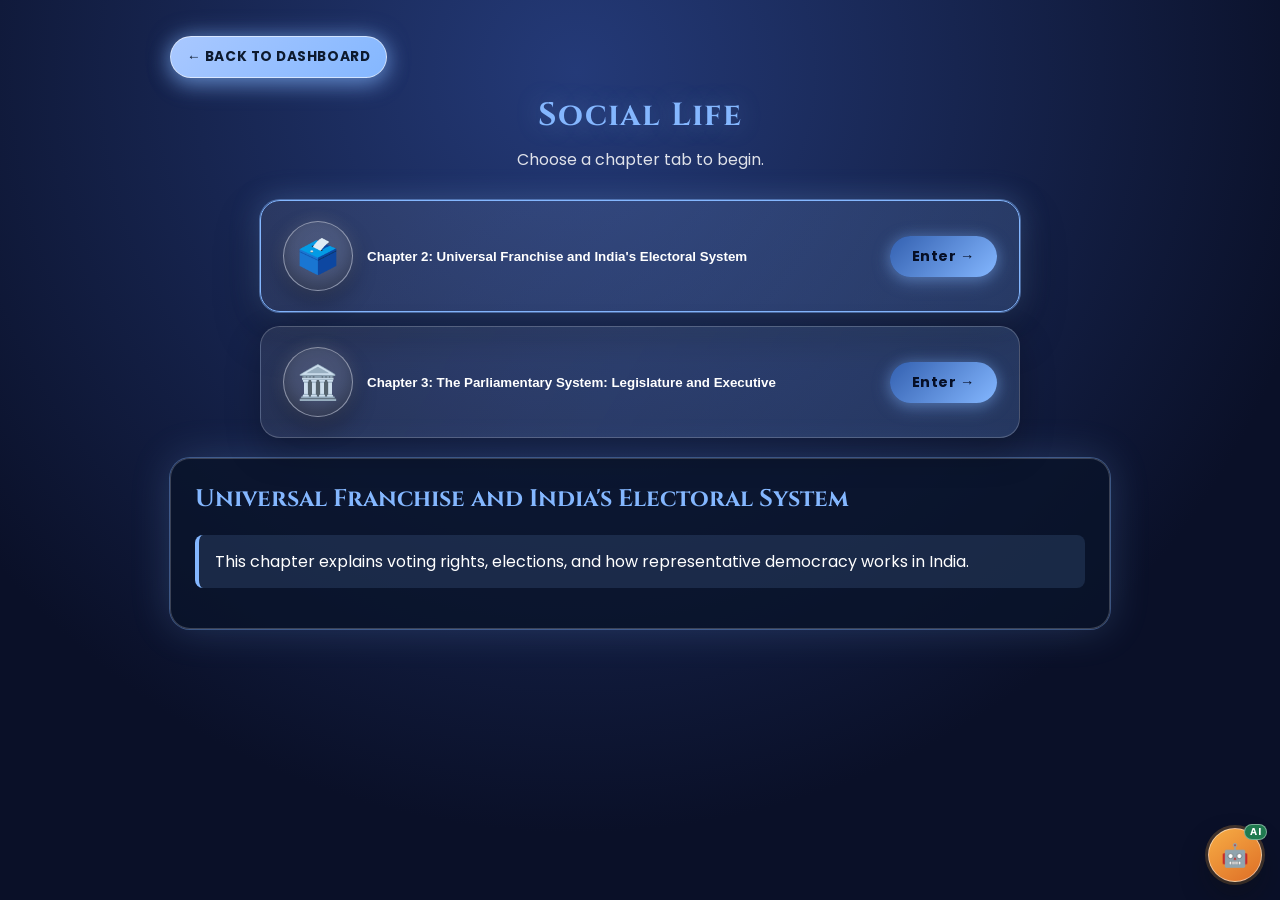
<file: civics_chapters.html>
﻿<!DOCTYPE html>
<html lang="en">
<head>
    <meta charset="UTF-8">
    <meta name="viewport" content="width=device-width, initial-scale=1.0">
    <title>Social Life | Chapter Tabs</title>
    <style>
        @import url('https://fonts.googleapis.com/css2?family=Cinzel:wght@700&family=Poppins:wght@300;400;600&display=swap');

        :root {
            --bg1: #0a1028;
            --bg2: #243a78;
            --line: rgba(255, 255, 255, 0.2);
            --accent: #84b7ff;
        }

        * {
            box-sizing: border-box;
        }

        body {
            margin: 0;
            min-height: 100vh;
            font-family: 'Poppins', sans-serif;
            color: white;
            background: radial-gradient(circle at 45% 8%, var(--bg2) 0%, var(--bg1) 70%);
            overflow-x: hidden;
        }

        .page {
            max-width: 980px;
            margin: 0 auto;
            padding: 36px 20px 64px;
        }

        h1 {
            margin: 0;
            text-align: center;
            font-family: 'Cinzel', serif;
            color: var(--accent);
            letter-spacing: 0.04em;
            text-shadow: 0 0 24px rgba(132, 183, 255, 0.35);
        }

        .subtitle {
            text-align: center;
            margin: 10px 0 28px;
            opacity: 0.86;
        }

        .tabs {
            display: grid;
            gap: 14px;
            max-width: 760px;
            margin: 0 auto 20px;
        }

        .tab-btn {
            border: 1px solid var(--line);
            background: linear-gradient(120deg, rgba(255, 255, 255, 0.08), rgba(132, 183, 255, 0.18));
            color: #fff;
            border-radius: 20px;
            padding: 20px 22px;
            font-weight: 700;
            cursor: pointer;
            display: flex;
            align-items: center;
            gap: 14px;
            text-align: left;
            box-shadow: 0 14px 34px rgba(0, 0, 0, 0.28);
            transition: transform 0.2s ease, box-shadow 0.2s ease, border-color 0.2s ease;
        }

        .tab-btn:hover {
            transform: translateY(-2px);
            box-shadow: 0 20px 44px rgba(0, 0, 0, 0.35), 0 0 28px rgba(132, 183, 255, 0.2);
        }

        .tab-btn.active {
            border-color: var(--accent);
            box-shadow: 0 0 0 1px rgba(132, 183, 255, 0.45), 0 20px 44px rgba(0, 0, 0, 0.35), 0 0 30px rgba(132, 183, 255, 0.3);
        }

        .tab-icon {
            min-width: 70px;
            height: 70px;
            border-radius: 50%;
            display: grid;
            place-items: center;
            font-size: 2.1rem;
            background: rgba(255, 255, 255, 0.14);
            border: 1px solid rgba(255, 255, 255, 0.38);
            box-shadow: inset 0 -8px 16px rgba(0, 0, 0, 0.28), 0 10px 24px rgba(0, 0, 0, 0.3), 0 0 16px rgba(255, 255, 255, 0.15);
        }

        .panel {
            display: none;
            border: 1px solid var(--line);
            border-radius: 20px;
            padding: 24px;
            background: rgba(10, 20, 42, 0.78);
        }

        .panel.active {
            display: block;
            box-shadow: 0 0 0 1px rgba(132, 183, 255, 0.35), 0 0 40px rgba(132, 183, 255, 0.2);
        }

        .panel h2 {
            margin-top: 0;
            color: var(--accent);
            font-family: 'Cinzel', serif;
        }

        .note {
            padding: 14px 16px;
            border-left: 4px solid var(--accent);
            border-radius: 8px;
            background: rgba(132, 183, 255, 0.13);
        }

        .tab-label {
            flex: 1;
        }

        .back-dashboard-btn {
            display: inline-flex;
            align-items: center;
            gap: 8px;
            text-decoration: none;
            color: #0d1a2e;
            font-weight: 700;
            font-size: 0.86rem;
            letter-spacing: 0.04em;
            text-transform: uppercase;
            padding: 10px 16px;
            border-radius: 999px;
            border: 1px solid rgba(255, 255, 255, 0.6);
            background: linear-gradient(135deg, #a9c8ff, #84b7ff);
            box-shadow: 0 8px 22px rgba(132, 183, 255, 0.4), 0 0 22px rgba(132, 183, 255, 0.5);
            transition: transform 0.2s ease, box-shadow 0.2s ease;
            margin-bottom: 16px;
        }

        .back-dashboard-btn:hover {
            transform: translateY(-2px) scale(1.03);
            box-shadow: 0 12px 28px rgba(132, 183, 255, 0.5), 0 0 30px rgba(132, 183, 255, 0.65);
        }

        .enter-btn {
            display: inline-flex;
            align-items: center;
            gap: 6px;
            padding: 10px 22px;
            border-radius: 50px;
            background: linear-gradient(135deg, #3360b0, #84b7ff);
            color: #060f26;
            font-family: 'Poppins', sans-serif;
            font-weight: 700;
            font-size: 0.9rem;
            text-decoration: none;
            letter-spacing: 0.04em;
            box-shadow: 0 4px 18px rgba(132, 183, 255, 0.4), 0 0 14px rgba(132, 183, 255, 0.2);
            white-space: nowrap;
            transition: transform 0.18s ease, box-shadow 0.18s ease;
        }

        .enter-btn:hover {
            transform: translateY(-2px) scale(1.04);
            box-shadow: 0 6px 24px rgba(132, 183, 255, 0.55), 0 0 20px rgba(132, 183, 255, 0.35);
        }

        .chatbot-fab {
            position: fixed;
            right: 20px;
            bottom: 20px;
            width: 64px;
            height: 64px;
            display: grid;
            place-items: center;
            border-radius: 50%;
            border: 1px solid rgba(255, 255, 255, 0.35);
            background: radial-gradient(circle at 30% 30%, #ffe6a8, #ffc04d 62%, #e59225 100%);
            box-shadow: 0 16px 28px rgba(0, 0, 0, 0.3), 0 0 26px rgba(255, 192, 77, 0.36);
            color: #2b1c00;
            font-size: 1.9rem;
            cursor: pointer;
            z-index: 20;
            text-decoration: none;
            transition: transform 0.2s ease, box-shadow 0.2s ease;
        }

        .chatbot-fab:hover {
            transform: translateY(-2px) scale(1.04);
            box-shadow: 0 20px 34px rgba(0, 0, 0, 0.35), 0 0 34px rgba(255, 192, 77, 0.5);
        }
    </style>
    <link rel="stylesheet" href="assets/responsive.css">
</head>
<body>

<main class="page">
    <a class="back-dashboard-btn" href="dashboard.html">&#8592; Back to Dashboard</a>
    <h1>Social Life</h1>
    <p class="subtitle">Choose a chapter tab to begin.</p>

    <section class="tabs" aria-label="Social Life chapter tabs">
        <button class="tab-btn active" type="button" onclick="showTab('ch2', this)">
            <span class="tab-icon" aria-hidden="true">&#x1F5F3;&#xFE0F;</span>
            <span class="tab-label">Chapter 2: Universal Franchise and India's Electoral System</span>
            <a class="enter-btn" href="civics_ch2.html" onclick="event.stopPropagation()">Enter &#8594;</a>
        </button>
        <button class="tab-btn" type="button" onclick="showTab('ch3', this)">
            <span class="tab-icon" aria-hidden="true">&#x1F3DB;&#xFE0F;</span>
            <span class="tab-label">Chapter 3: The Parliamentary System: Legislature and Executive</span>
            <a class="enter-btn" href="civics_ch3.html" onclick="event.stopPropagation()">Enter &#8594;</a>
        </button>
    </section>

    <section class="panel active" id="ch2">
        <h2>Universal Franchise and India's Electoral System</h2>
        <p class="note">This chapter explains voting rights, elections, and how representative democracy works in India.</p>
    </section>

    <section class="panel" id="ch3">
        <h2>The Parliamentary System: Legislature and Executive</h2>
        <p class="note">This chapter introduces how laws are made and how the executive runs governance within a parliamentary setup.</p>
    </section>
</main>

<a class="chatbot-fab" href="dashboard.html?openBirbal=1" aria-label="Ask Birbal" title="Ask Birbal">&#x1F916;</a>

<script src="assets/chatbot-widget.js"></script>
<script>
    function showTab(id, button) {
        document.querySelectorAll('.panel').forEach((panel) => {
            panel.classList.remove('active');
        });
        document.querySelectorAll('.tab-btn').forEach((tab) => {
            tab.classList.remove('active');
        });

        document.getElementById(id).classList.add('active');
        button.classList.add('active');
    }
</script>

</body>
</html>
</file>
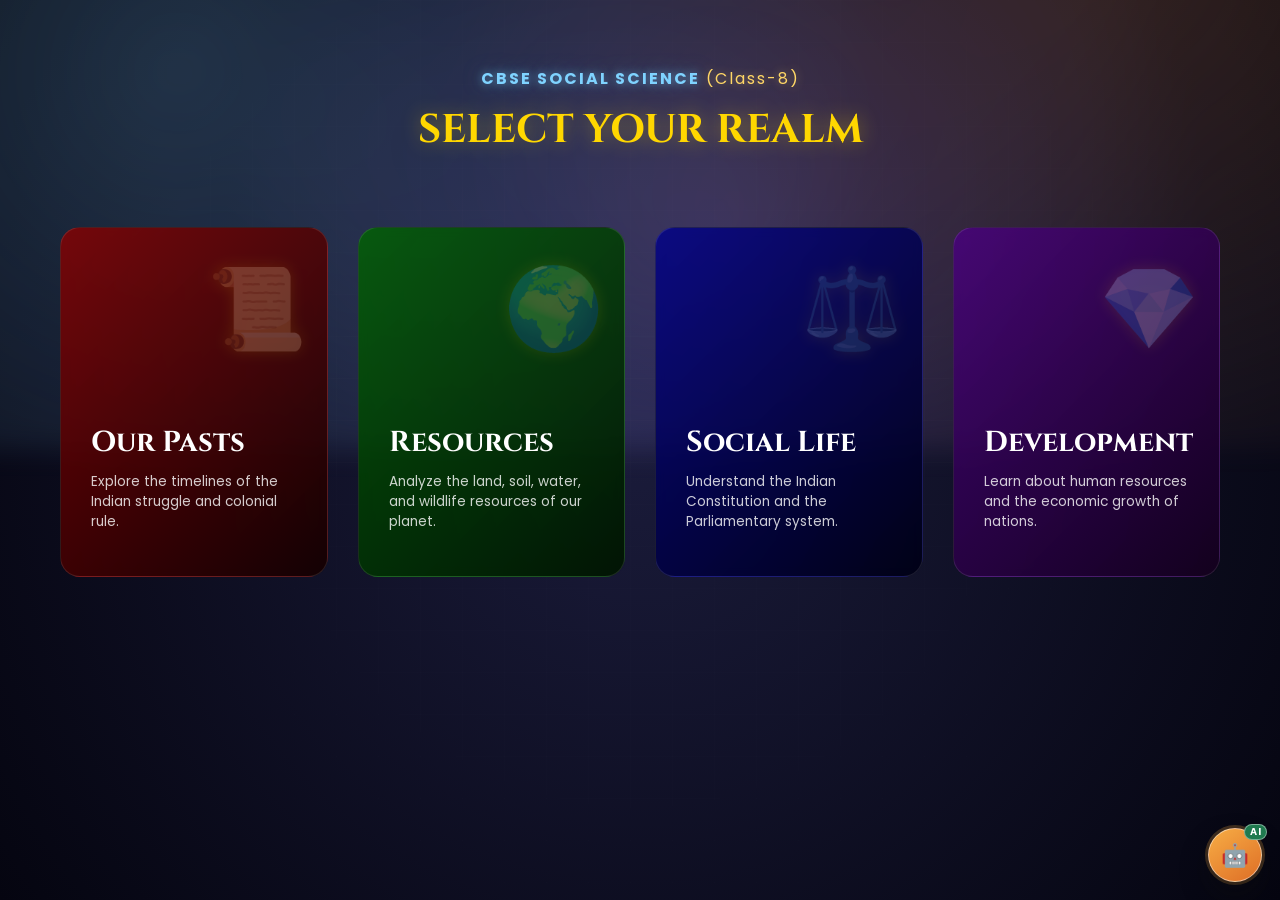
<file: dashboard.html>
﻿<!DOCTYPE html>
<html lang="en">
<head>
    <meta charset="UTF-8">
    <meta name="viewport" content="width=device-width, initial-scale=1.0">
    <title>Royal Dashboard | NCERT Class 8</title>
    <style>
        @import url('https://fonts.googleapis.com/css2?family=Cinzel:wght@700&family=Poppins:wght@300;600&display=swap');

        :root {
            --birbal-skin: #ffdbac;
            --birbal-robe: #6a2c91;
            --birbal-turban: #ff9933;
            --birbal-accent: #ffd700;
        }

        body, html {
            margin: 0; padding: 0; width: 100%; height: 100%;
            background: #0a0b1e; /* Deep Violet Night */
            background: radial-gradient(circle at center, #1a1b3a 0%, #050510 100%);
            font-family: 'Poppins', sans-serif;
            color: white;
            overflow-x: hidden;
            position: relative;
        }

        body::before {
            content: '';
            position: fixed;
            inset: -20% -10% auto -10%;
            height: 70vh;
            background:
                radial-gradient(circle at 20% 40%, rgba(127, 211, 255, 0.2) 0%, rgba(127, 211, 255, 0) 55%),
                radial-gradient(circle at 80% 20%, rgba(255, 160, 90, 0.18) 0%, rgba(255, 160, 90, 0) 50%),
                radial-gradient(circle at 55% 65%, rgba(163, 122, 255, 0.2) 0%, rgba(163, 122, 255, 0) 52%);
            filter: blur(14px);
            pointer-events: none;
            z-index: 0;
            animation: nebulaShift 16s ease-in-out infinite alternate;
        }

        body::after {
            content: '';
            position: fixed;
            inset: 0;
            background-image:
                linear-gradient(rgba(255, 255, 255, 0.045) 1px, transparent 1px),
                linear-gradient(90deg, rgba(255, 255, 255, 0.045) 1px, transparent 1px);
            background-size: 42px 42px;
            mask-image: radial-gradient(circle at center, black 38%, transparent 95%);
            opacity: 0.2;
            pointer-events: none;
            z-index: 0;
        }

        /* --- BACKGROUND DECORATION --- */
        .stars {
            position: fixed; top: 0; left: 0; width: 100%; height: 100%;
            background: url('https://www.transparenttextures.com/patterns/stardust.png');
            opacity: 0.33;
            pointer-events: none;
            z-index: 0;
            animation: starTwinkle 8s ease-in-out infinite alternate;
        }

        header,
        .container,
        .birbal-widget {
            position: relative;
            z-index: 1;
        }

        /* --- HEADER --- */
        header {
            text-align: center; padding: 50px 20px;
            animation: fadeInDown 1s ease-out;
        }

        h1 {
            font-family: 'Cinzel', serif;
            font-size: 2.5rem;
            color: #ffd700;
            text-shadow: 0 0 20px rgba(255, 215, 0, 0.4);
            margin: 0;
        }

        .subtitle {
            letter-spacing: 2px;
            font-size: 1rem;
            margin-bottom: 12px;
        }

        .subtitle-main {
            font-weight: 700;
            color: #7fd3ff;
            text-shadow: 0 0 10px rgba(127, 211, 255, 0.55), 0 0 22px rgba(127, 211, 255, 0.35);
        }

        .subtitle-secondary {
            color: #ffd766;
            text-shadow: 0 0 10px rgba(255, 215, 102, 0.45);
        }

        /* --- SUBJECT GRID --- */
        .container {
            max-width: 1200px;
            margin: 0 auto;
            display: grid;
            grid-template-columns: repeat(auto-fit, minmax(250px, 1fr));
            gap: 30px;
            padding: 20px;
        }

        .subject-card {
            position: relative;
            height: 350px;
            border-radius: 20px;
            display: flex;
            flex-direction: column;
            justify-content: flex-end;
            padding: 30px;
            text-decoration: none;
            color: white;
            overflow: hidden;
            transition: all 0.4s cubic-bezier(0.175, 0.885, 0.32, 1.275);
            border: 1px solid rgba(255, 255, 255, 0.1);
            backdrop-filter: blur(5px);
        }

        .subject-card:hover {
            transform: translateY(-15px) scale(1.02);
            box-shadow: 0 20px 40px rgba(0,0,0,0.6);
            border: 1px solid rgba(255, 215, 0, 0.5);
        }

        /* --- INDIVIDUAL GRADIENTS --- */
        .history { background: linear-gradient(135deg, rgba(139, 0, 0, 0.8) 0%, rgba(20, 0, 0, 0.9) 100%); }
        .geography { background: linear-gradient(135deg, rgba(0, 100, 0, 0.8) 0%, rgba(0, 20, 0, 0.9) 100%); }
        .civics { background: linear-gradient(135deg, rgba(0, 0, 139, 0.8) 0%, rgba(0, 0, 20, 0.9) 100%); }
        .economics { background: linear-gradient(135deg, rgba(75, 0, 130, 0.8) 0%, rgba(20, 0, 30, 0.9) 100%); }

        .subject-card h2 {
            font-family: 'Cinzel', serif;
            font-size: 1.8rem;
            margin: 0;
            z-index: 2;
        }

        .subject-card p {
            font-size: 0.85rem;
            opacity: 0.8;
            margin-top: 10px;
            z-index: 2;
        }

        /* --- THE ICON OVERLAY --- */
        .icon-bg {
            position: absolute;
            top: 20px;
            right: 20px;
            font-size: 5rem;
            opacity: 0.25;
            color: rgba(255, 215, 0, 0.9);
            text-shadow: 0 0 15px rgba(255, 215, 0, 0.5);
            transition: 0.4s;
        }

        .subject-card:hover .icon-bg {
            opacity: 0.7;
            transform: rotate(-15deg) scale(1.2);
        }

        @keyframes fadeInDown {
            from { opacity: 0; transform: translateY(-30px); }
            to { opacity: 1; transform: translateY(0); }
        }

        @keyframes starTwinkle {
            0% { opacity: 0.24; transform: scale(1); }
            100% { opacity: 0.42; transform: scale(1.02); }
        }

        @keyframes nebulaShift {
            0% { transform: translateY(-10px) scale(1); }
            100% { transform: translateY(12px) scale(1.05); }
        }

        /* --- MOBILE VIEW --- */
        @media (max-width: 600px) {
            h1 { font-size: 1.8rem; }
            .container { grid-template-columns: 1fr; }
            .birbal-widget {
                width: 90vw;
                right: 5vw;
                bottom: 10px;
            }
        }

        /* --- BIRBAL CHATBOT WIDGET --- */
        .birbal-widget {
            position: fixed;
            bottom: 0;
            right: 0;
            z-index: 10000;
            font-family: 'Poppins', sans-serif;
            width: 320px;
            max-width: calc(100vw - 40px);
        }

        .birbal-toggle {
            display: none;
        }

        .birbal-toggle {
            display: flex;
            align-items: center;
            gap: 12px;
            background: linear-gradient(135deg, #ffd966 0%, #ffb347 100%);
            border-radius: 999px;
            padding: 12px 16px;
            box-shadow: 0 18px 45px rgba(0, 0, 0, 0.25);
            cursor: pointer;
            transition: all 0.3s ease;
            width: 52px;
            overflow: hidden;
        }

        .birbal-toggle:hover {
            width: 220px;
            box-shadow: 0 22px 50px rgba(0, 0, 0, 0.3);
        }

        .birbal-toggle > div {
            opacity: 0;
            transition: opacity 0.3s ease;
        }

        .birbal-toggle:hover > div {
            opacity: 1;
        }

        .birbal-widget .birbal-toggle {
            display: none !important;
        }

        .birbal-icon {
            position: relative;
            width: 52px;
            height: 52px;
            border-radius: 50%;
            background: radial-gradient(circle at 30% 30%, #ffe0b3, #d49b6d 45%, #a86433 100%);
            border: 3px solid #fff;
            box-shadow: inset 0 -4px 0 rgba(0, 0, 0, 0.08);
        }

        .birbal-icon::before {
            content: '';
            position: absolute;
            top: -12px;
            left: 6px;
            width: 40px;
            height: 28px;
            background: var(--birbal-turban);
            border-radius: 30px 30px 18px 18px;
            border: 2px solid #e67e22;
            box-shadow: inset 0 -4px 0 rgba(0, 0, 0, 0.12);
        }

        .birbal-icon::after {
            content: '';
            position: absolute;
            top: 8px;
            left: 19px;
            width: 14px;
            height: 18px;
            background: #ff4c4c;
            border-radius: 50%;
            border: 2px solid #f8d347;
        }

        .birbal-icon .eye,
        .mini-avatar .eye {
            position: absolute;
            width: 8px;
            height: 8px;
            background: #3d1d0f;
            border-radius: 50%;
            top: 24px;
        }

        .birbal-icon .eye.left { left: 14px; }
        .birbal-icon .eye.right { right: 14px; }

        .birbal-icon .eyebrow,
        .mini-avatar .eyebrow {
            position: absolute;
            width: 16px;
            height: 3px;
            background: #5d4037;
            border-radius: 12px;
            top: 18px;
        }

        .birbal-icon .eyebrow.left { left: 12px; transform: rotate(-8deg); }
        .birbal-icon .eyebrow.right { right: 12px; transform: rotate(8deg); }

        .birbal-icon .mustache,
        .mini-avatar .mustache {
            position: absolute;
            width: 40px;
            height: 10px;
            background: #3d1d0f;
            border-radius: 50% 50% 0 0;
            bottom: 10px;
            left: calc(50% - 20px);
        }

        .birbal-icon .smile,
        .mini-avatar .smile {
            position: absolute;
            width: 22px;
            height: 12px;
            border-bottom: 3px solid #3d1d0f;
            border-radius: 0 0 50% 50%;
            bottom: 6px;
            left: calc(50% - 11px);
        }

        .toggle-title {
            font-weight: 700;
            color: #2d132c;
            letter-spacing: 0.03em;
        }

        .toggle-subtitle {
            font-size: 0.83rem;
            opacity: 0.85;
            color: #3f1a1a;
        }

        .birbal-panel {
            margin-top: 18px;
            background: rgba(13, 10, 36, 0.96);
            backdrop-filter: blur(14px);
            border: 1px solid rgba(255, 215, 0, 0.2);
            box-shadow: 0 28px 70px rgba(0, 0, 0, 0.35);
            border-radius: 28px;
            overflow: hidden;
            max-height: 0;
            transition: max-height 0.35s ease, opacity 0.35s ease;
            opacity: 0;
        }

        .birbal-panel.open {
            max-height: 420px;
            opacity: 1;
        }

        .panel-header {
            display: flex;
            align-items: center;
            gap: 12px;
            padding: 18px 18px 12px 18px;
        }

        .mini-avatar {
            position: relative;
            width: 42px;
            height: 42px;
            border-radius: 50%;
            background: radial-gradient(circle at 30% 30%, #ffe0b3, #c78457 60%, #905431 100%);
            border: 2px solid #f8d347;
            box-shadow: inset 0 -3px 0 rgba(0, 0, 0, 0.1);
        }

        .panel-title {
            font-weight: 700;
            color: #ffd966;
            font-size: 1rem;
        }

        .panel-status {
            font-size: 0.81rem;
            color: rgba(255, 255, 255, 0.78);
            margin-top: 2px;
        }

        .close-btn {
            margin-left: auto;
            background: transparent;
            color: #fff;
            border: none;
            font-size: 1.2rem;
            cursor: pointer;
            opacity: 0.8;
            transition: opacity 0.2s ease;
        }

        .close-btn:hover {
            opacity: 1;
        }

        .message-list {
            display: flex;
            flex-direction: column;
            gap: 12px;
            padding: 0 18px 10px 18px;
            max-height: 240px;
            overflow-y: auto;
        }

        .message {
            padding: 14px 16px;
            border-radius: 18px;
            line-height: 1.45;
            font-size: 0.95rem;
            box-shadow: 0 10px 24px rgba(0, 0, 0, 0.15);
        }

        .message.bot {
            background: rgba(255, 255, 255, 0.95);
            color: #2b1b12;
            align-self: flex-start;
            border: 1px solid rgba(255, 215, 0, 0.25);
        }

        .message.user {
            background: rgba(16, 22, 60, 0.95);
            color: #f7f1d1;
            align-self: flex-end;
            border: 1px solid rgba(255, 255, 255, 0.08);
        }

        .message-input {
            padding: 0 18px 18px 18px;
        }

        .message-input input {
            width: 100%;
            padding: 12px 14px;
            border-radius: 18px;
            border: 1px solid rgba(255, 255, 255, 0.16);
            background: rgba(255, 255, 255, 0.08);
            color: #fff;
            font-size: 0.95rem;
            outline: none;
        }

        .message-input input::placeholder {
            color: rgba(255, 255, 255, 0.65);
        }

        @media (max-width: 600px) {
            .birbal-widget {
                width: 100%;
                right: 0;
                left: 0;
                bottom: 0;
                padding: 0 16px 16px;
            }

            .birbal-toggle {
                width: 100%;
                justify-content: center;
            }
        }
    </style>
    <link rel="stylesheet" href="assets/responsive.css">
</head>
<body>

<div class="stars"></div>

<header>
    <p class="subtitle"><span class="subtitle-main">CBSE SOCIAL SCIENCE</span> <span class="subtitle-secondary">(Class-8)</span></p>
    <h1>SELECT YOUR REALM</h1>
</header>

<div class="container">
    <a href="history_chapters.html" class="subject-card history">
        <div class="icon-bg">&#x1F4DC;</div>
        <h2>Our Pasts</h2>
        <p>Explore the timelines of the Indian struggle and colonial rule.</p>
    </a>

    <a href="geography_chapters.html" class="subject-card geography">
        <div class="icon-bg">&#x1F30D;</div>
        <h2>Resources</h2>
        <p>Analyze the land, soil, water, and wildlife resources of our planet.</p>
    </a>

    <a href="civics_chapters.html" class="subject-card civics">
        <div class="icon-bg">&#x2696;&#xFE0F;</div>
        <h2>Social Life</h2>
        <p>Understand the Indian Constitution and the Parliamentary system.</p>
    </a>

    <a href="economics_chapters.html" class="subject-card economics">
        <div class="icon-bg">&#x1F48E;</div>
        <h2>Development</h2>
        <p>Learn about human resources and the economic growth of nations.</p>
    </a>
</div>

<a class="chatbot-fab" href="dashboard.html?openBirbal=1" data-chatbot-inline="1" aria-label="Ask Birbal" title="Ask Birbal">&#x1F916;</a>

<div class="birbal-widget">
    <div class="birbal-toggle" onclick="toggleBirbalChat()">
        <div class="birbal-icon">
            <div class="eye left"></div>
            <div class="eye right"></div>
            <div class="eyebrow left"></div>
            <div class="eyebrow right"></div>
            <div class="mustache"></div>
            <div class="smile"></div>
        </div>
        <div>
            <div class="toggle-title">Ask Birbal</div>
        </div>
    </div>
    <div class="birbal-panel" id="birbalPanel">
        <div class="panel-header">
            <div class="mini-avatar">
                <div class="eye left"></div>
                <div class="eye right"></div>
                <div class="eyebrow left"></div>
                <div class="eyebrow right"></div>
                <div class="mustache"></div>
                <div class="smile"></div>
            </div>
            <div>
                <div class="panel-title">Birbal Bot</div>
                <div class="panel-status">Wise, witty, and ready</div>
            </div>
            <button class="close-btn" onclick="toggleBirbalChat()">&times;</button>
        </div>
        <div class="message-list" id="messageList">
        </div>
        <div class="message-input">
            <input id="birbalInput" placeholder="Type your question..." onkeypress="birbalChat(event)">
        </div>
    </div>
</div>

<script src="assets/chatbot-widget.js"></script>
<script>
    function toggleBirbalChat() {
        document.getElementById('birbalPanel').classList.toggle('open');
    }

    function birbalChat(e) {
        if (e.key !== 'Enter') return;
        const input = document.getElementById('birbalInput');
        const messageList = document.getElementById('messageList');
        if (!input.value.trim()) return;

        const userBubble = document.createElement('div');
        userBubble.className = 'message user';
        userBubble.textContent = input.value.trim();
        messageList.appendChild(userBubble);

        const botReplies = [
            'A clever question, but the answer lies in patience!',
            'Logic is the sharpest sword in my collection.',
            'Even Emperor Akbar would be impressed by that query.',
            'Let me think... ah! The solution is simpler than you think.',
            'A wise answer waits for the right moment - here it is.'
        ];

        input.value = '';
        setTimeout(() => {
            const botBubble = document.createElement('div');
            botBubble.className = 'message bot';
            botBubble.textContent = botReplies[Math.floor(Math.random() * botReplies.length)];
            messageList.appendChild(botBubble);
            messageList.scrollTop = messageList.scrollHeight;
        }, 450);
    }

    (function autoOpenBirbalFromLink() {
        const query = new URLSearchParams(window.location.search);
        if (query.get('openBirbal') !== '1') return;

        const panel = document.getElementById('birbalPanel');
        if (!panel) return;

        panel.classList.add('open');
        const input = document.getElementById('birbalInput');
        if (input) input.focus();
    })();
</script>

</body>
</html>
</file>
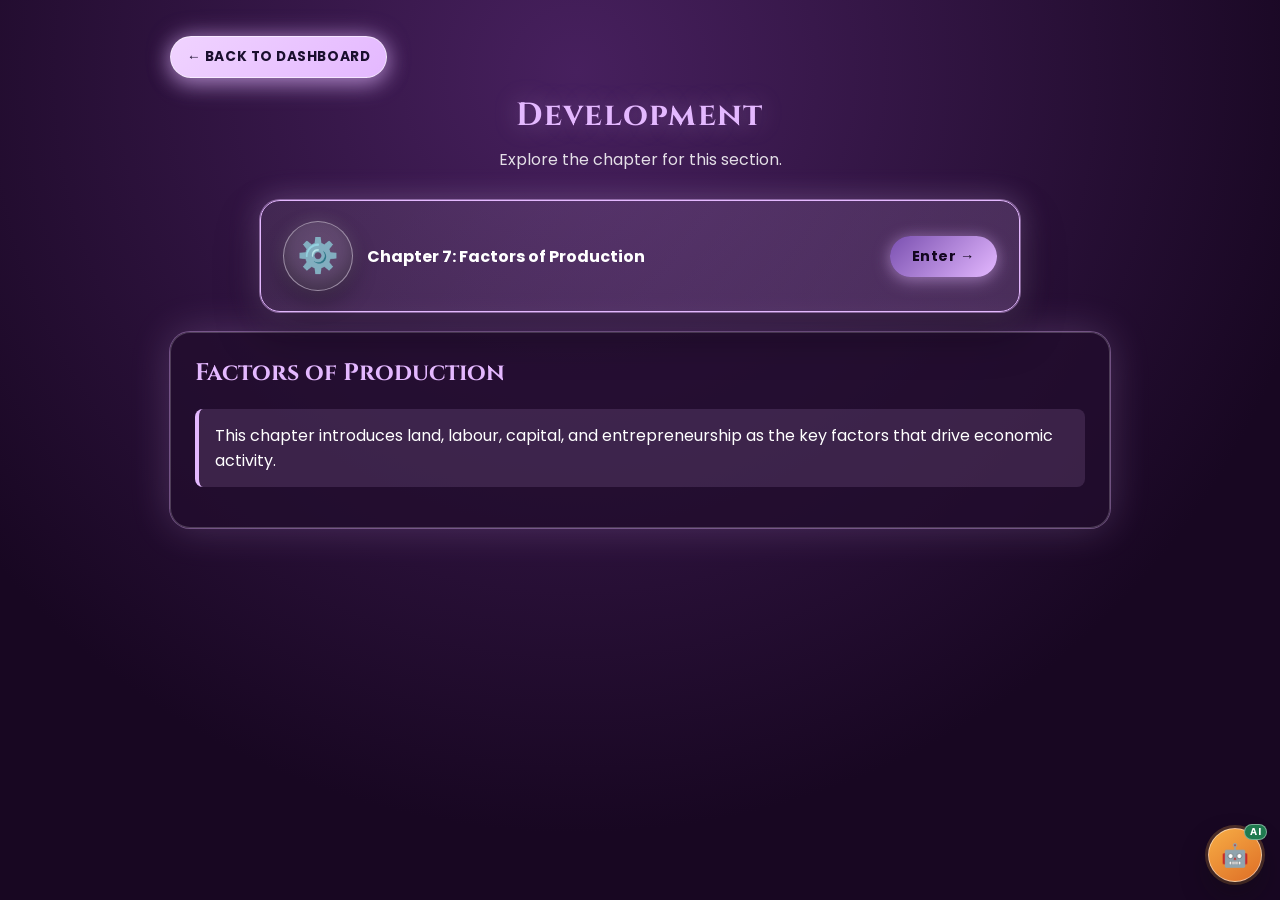
<file: economics_chapters.html>
﻿<!DOCTYPE html>
<html lang="en">
<head>
    <meta charset="UTF-8">
    <meta name="viewport" content="width=device-width, initial-scale=1.0">
    <title>Development | Chapter Tabs</title>
    <style>
        @import url('https://fonts.googleapis.com/css2?family=Cinzel:wght@700&family=Poppins:wght@300;400;600&display=swap');

        :root {
            --bg1: #180722;
            --bg2: #47205e;
            --line: rgba(255, 255, 255, 0.2);
            --accent: #e4b8ff;
        }

        * {
            box-sizing: border-box;
        }

        body {
            margin: 0;
            min-height: 100vh;
            font-family: 'Poppins', sans-serif;
            color: white;
            background: radial-gradient(circle at 45% 8%, var(--bg2) 0%, var(--bg1) 70%);
            overflow-x: hidden;
        }

        .page {
            max-width: 980px;
            margin: 0 auto;
            padding: 36px 20px 64px;
        }

        h1 {
            margin: 0;
            text-align: center;
            font-family: 'Cinzel', serif;
            color: var(--accent);
            letter-spacing: 0.04em;
            text-shadow: 0 0 24px rgba(228, 184, 255, 0.35);
        }

        .subtitle {
            text-align: center;
            margin: 10px 0 28px;
            opacity: 0.86;
        }

        .tabs {
            display: grid;
            gap: 14px;
            max-width: 760px;
            margin: 0 auto 20px;
        }

        .tab-btn {
            border: 1px solid var(--line);
            background: linear-gradient(120deg, rgba(255, 255, 255, 0.08), rgba(228, 184, 255, 0.18));
            color: #fff;
            border-radius: 20px;
            padding: 20px 22px;
            font-weight: 700;
            cursor: pointer;
            display: flex;
            align-items: center;
            gap: 14px;
            text-align: left;
            box-shadow: 0 14px 34px rgba(0, 0, 0, 0.28);
        }

        .tab-btn.active {
            border-color: var(--accent);
            box-shadow: 0 0 0 1px rgba(228, 184, 255, 0.45), 0 20px 44px rgba(0, 0, 0, 0.35), 0 0 30px rgba(228, 184, 255, 0.3);
        }

        .tab-icon {
            min-width: 70px;
            height: 70px;
            border-radius: 50%;
            display: grid;
            place-items: center;
            font-size: 2.1rem;
            background: rgba(255, 255, 255, 0.14);
            border: 1px solid rgba(255, 255, 255, 0.38);
            box-shadow: inset 0 -8px 16px rgba(0, 0, 0, 0.28), 0 10px 24px rgba(0, 0, 0, 0.3), 0 0 16px rgba(255, 255, 255, 0.15);
        }

        .panel {
            border: 1px solid var(--line);
            border-radius: 20px;
            padding: 24px;
            background: rgba(34, 13, 46, 0.78);
            box-shadow: 0 0 0 1px rgba(228, 184, 255, 0.35), 0 0 40px rgba(228, 184, 255, 0.2);
        }

        .panel h2 {
            margin-top: 0;
            color: var(--accent);
            font-family: 'Cinzel', serif;
        }

        .note {
            padding: 14px 16px;
            border-left: 4px solid var(--accent);
            border-radius: 8px;
            background: rgba(228, 184, 255, 0.13);
        }

        .tab-btn {
            cursor: default;
        }

        .tab-label {
            flex: 1;
        }

        .back-dashboard-btn {
            display: inline-flex;
            align-items: center;
            gap: 8px;
            text-decoration: none;
            color: #1a0f2e;
            font-weight: 700;
            font-size: 0.86rem;
            letter-spacing: 0.04em;
            text-transform: uppercase;
            padding: 10px 16px;
            border-radius: 999px;
            border: 1px solid rgba(255, 255, 255, 0.6);
            background: linear-gradient(135deg, #f0d3ff, #e4b8ff);
            box-shadow: 0 8px 22px rgba(228, 184, 255, 0.4), 0 0 22px rgba(228, 184, 255, 0.5);
            transition: transform 0.2s ease, box-shadow 0.2s ease;
            margin-bottom: 16px;
        }

        .back-dashboard-btn:hover {
            transform: translateY(-2px) scale(1.03);
            box-shadow: 0 12px 28px rgba(228, 184, 255, 0.5), 0 0 30px rgba(228, 184, 255, 0.65);
        }

        .enter-btn {
            display: inline-flex;
            align-items: center;
            gap: 6px;
            padding: 10px 22px;
            border-radius: 50px;
            background: linear-gradient(135deg, #7a50b0, #e4b8ff);
            color: #130720;
            font-family: 'Poppins', sans-serif;
            font-weight: 700;
            font-size: 0.9rem;
            text-decoration: none;
            letter-spacing: 0.04em;
            box-shadow: 0 4px 18px rgba(228, 184, 255, 0.4), 0 0 14px rgba(228, 184, 255, 0.2);
            white-space: nowrap;
            transition: transform 0.18s ease, box-shadow 0.18s ease;
        }

        .enter-btn:hover {
            transform: translateY(-2px) scale(1.04);
            box-shadow: 0 6px 24px rgba(228, 184, 255, 0.55), 0 0 20px rgba(228, 184, 255, 0.35);
        }

        .chatbot-fab {
            position: fixed;
            right: 20px;
            bottom: 20px;
            width: 64px;
            height: 64px;
            display: grid;
            place-items: center;
            border-radius: 50%;
            border: 1px solid rgba(255, 255, 255, 0.35);
            background: radial-gradient(circle at 30% 30%, #ffe6a8, #ffc04d 62%, #e59225 100%);
            box-shadow: 0 16px 28px rgba(0, 0, 0, 0.3), 0 0 26px rgba(255, 192, 77, 0.36);
            color: #2b1c00;
            font-size: 1.9rem;
            cursor: pointer;
            z-index: 20;
            text-decoration: none;
            transition: transform 0.2s ease, box-shadow 0.2s ease;
        }

        .chatbot-fab:hover {
            transform: translateY(-2px) scale(1.04);
            box-shadow: 0 20px 34px rgba(0, 0, 0, 0.35), 0 0 34px rgba(255, 192, 77, 0.5);
        }
    </style>
    <link rel="stylesheet" href="assets/responsive.css">
</head>
<body>

<main class="page">
    <a class="back-dashboard-btn" href="dashboard.html">&#8592; Back to Dashboard</a>
    <h1>Development</h1>
    <p class="subtitle">Explore the chapter for this section.</p>

    <section class="tabs" aria-label="Development chapter tabs">
        <div class="tab-btn active">
            <span class="tab-icon" aria-hidden="true">&#x2699;&#xFE0F;</span>
            <span class="tab-label">Chapter 7: Factors of Production</span>
            <a class="enter-btn" href="economics_ch7.html">Enter &#8594;</a>
        </div>
    </section>

    <section class="panel" id="factors-of-production">
        <h2>Factors of Production</h2>
        <p class="note">This chapter introduces land, labour, capital, and entrepreneurship as the key factors that drive economic activity.</p>
    </section>
</main>

<a class="chatbot-fab" href="dashboard.html?openBirbal=1" aria-label="Ask Birbal" title="Ask Birbal">&#x1F916;</a>

<script src="assets/chatbot-widget.js"></script>
</body>
</html>
</file>
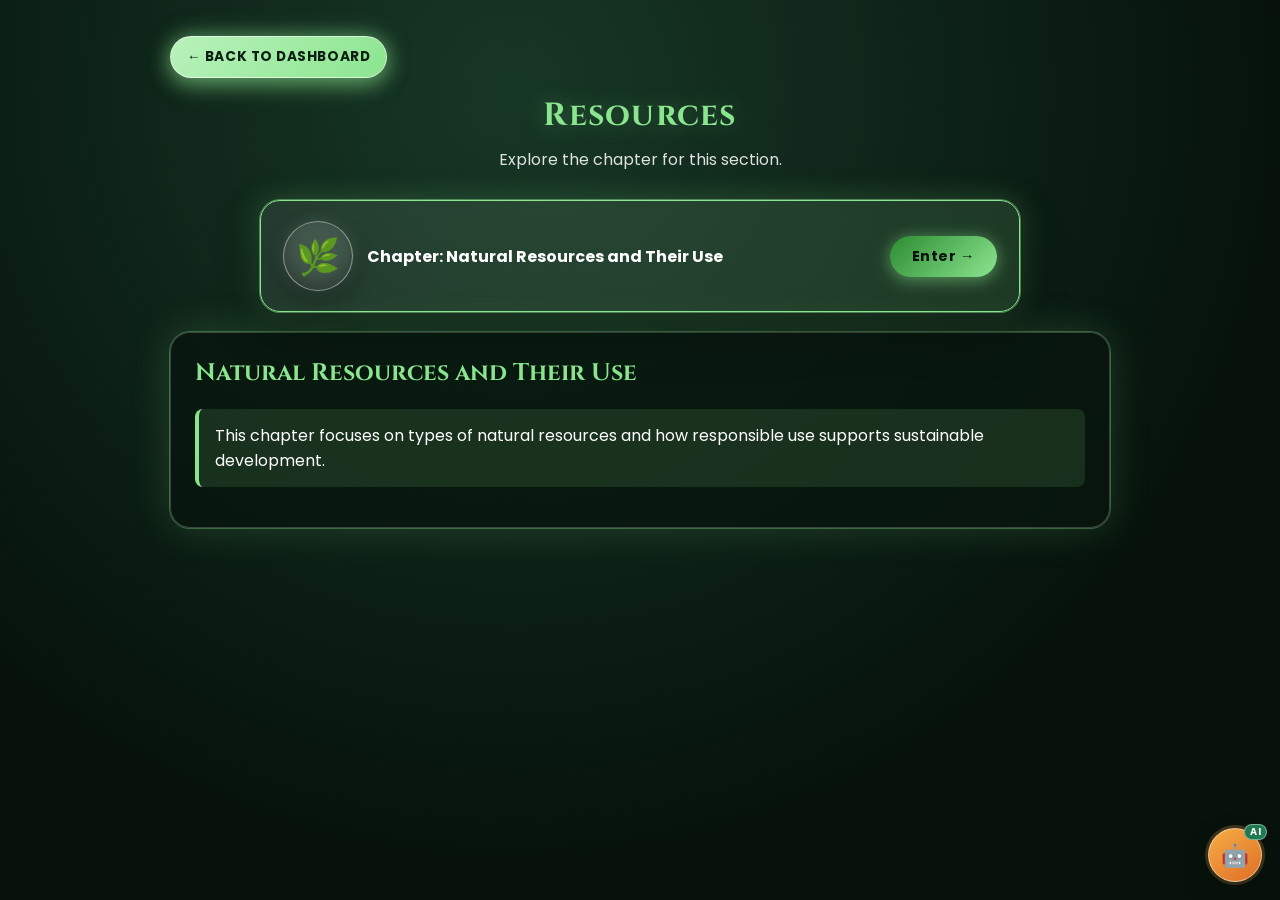
<file: geography_chapters.html>
﻿<!DOCTYPE html>
<html lang="en">
<head>
    <meta charset="UTF-8">
    <meta name="viewport" content="width=device-width, initial-scale=1.0">
    <title>Resources | Chapter Tabs</title>
    <style>
        @import url('https://fonts.googleapis.com/css2?family=Cinzel:wght@700&family=Poppins:wght@300;400;600&display=swap');

        :root {
            --bg1: #06120b;
            --bg2: #173726;
            --line: rgba(255, 255, 255, 0.2);
            --accent: #8be58f;
            --card: rgba(255, 255, 255, 0.08);
        }

        * {
            box-sizing: border-box;
        }

        body {
            margin: 0;
            min-height: 100vh;
            font-family: 'Poppins', sans-serif;
            color: white;
            background: radial-gradient(circle at 40% 10%, var(--bg2) 0%, var(--bg1) 70%);
            overflow-x: hidden;
        }

        .page {
            max-width: 980px;
            margin: 0 auto;
            padding: 36px 20px 64px;
        }

        h1 {
            margin: 0;
            text-align: center;
            font-family: 'Cinzel', serif;
            color: var(--accent);
            letter-spacing: 0.04em;
            text-shadow: 0 0 24px rgba(139, 229, 143, 0.32);
        }

        .subtitle {
            text-align: center;
            margin: 10px 0 28px;
            opacity: 0.86;
        }

        .tabs {
            display: grid;
            gap: 14px;
            max-width: 760px;
            margin: 0 auto 20px;
        }

        .tab-btn {
            border: 1px solid var(--line);
            background: linear-gradient(120deg, rgba(255, 255, 255, 0.08), rgba(139, 229, 143, 0.14));
            color: #fff;
            border-radius: 20px;
            padding: 20px 22px;
            font-weight: 700;
            cursor: pointer;
            display: flex;
            align-items: center;
            gap: 14px;
            text-align: left;
            box-shadow: 0 14px 34px rgba(0, 0, 0, 0.28);
        }

        .tab-btn.active {
            border-color: var(--accent);
            box-shadow: 0 0 0 1px rgba(139, 229, 143, 0.45), 0 20px 44px rgba(0, 0, 0, 0.35), 0 0 30px rgba(139, 229, 143, 0.25);
        }

        .tab-icon {
            min-width: 70px;
            height: 70px;
            border-radius: 50%;
            display: grid;
            place-items: center;
            font-size: 2.2rem;
            background: rgba(255, 255, 255, 0.14);
            border: 1px solid rgba(255, 255, 255, 0.38);
            box-shadow: inset 0 -8px 16px rgba(0, 0, 0, 0.28), 0 10px 24px rgba(0, 0, 0, 0.3), 0 0 16px rgba(255, 255, 255, 0.15);
        }

        .panel {
            border: 1px solid var(--line);
            border-radius: 20px;
            padding: 24px;
            background: rgba(8, 22, 14, 0.78);
            box-shadow: 0 0 0 1px rgba(139, 229, 143, 0.32), 0 0 40px rgba(139, 229, 143, 0.18);
        }

        .panel h2 {
            margin-top: 0;
            color: var(--accent);
            font-family: 'Cinzel', serif;
        }

        .note {
            padding: 14px 16px;
            border-left: 4px solid var(--accent);
            border-radius: 8px;
            background: rgba(139, 229, 143, 0.12);
        }

        .tab-btn {
            cursor: default;
        }

        .tab-label {
            flex: 1;
        }

        .back-dashboard-btn {
            display: inline-flex;
            align-items: center;
            gap: 8px;
            text-decoration: none;
            color: #0b1f12;
            font-weight: 700;
            font-size: 0.86rem;
            letter-spacing: 0.04em;
            text-transform: uppercase;
            padding: 10px 16px;
            border-radius: 999px;
            border: 1px solid rgba(255, 255, 255, 0.6);
            background: linear-gradient(135deg, #b9f2bc, #8be58f);
            box-shadow: 0 8px 22px rgba(139, 229, 143, 0.4), 0 0 22px rgba(139, 229, 143, 0.5);
            transition: transform 0.2s ease, box-shadow 0.2s ease;
            margin-bottom: 16px;
        }

        .back-dashboard-btn:hover {
            transform: translateY(-2px) scale(1.03);
            box-shadow: 0 12px 28px rgba(139, 229, 143, 0.5), 0 0 30px rgba(139, 229, 143, 0.65);
        }

        .enter-btn {
            display: inline-flex;
            align-items: center;
            gap: 6px;
            padding: 10px 22px;
            border-radius: 50px;
            background: linear-gradient(135deg, #2d8c32, #8be58f);
            color: #06120b;
            font-family: 'Poppins', sans-serif;
            font-weight: 700;
            font-size: 0.9rem;
            text-decoration: none;
            letter-spacing: 0.04em;
            box-shadow: 0 4px 18px rgba(139, 229, 143, 0.4), 0 0 14px rgba(139, 229, 143, 0.2);
            transition: transform 0.18s ease, box-shadow 0.18s ease;
            white-space: nowrap;
        }

        .enter-btn:hover {
            transform: translateY(-2px) scale(1.04);
            box-shadow: 0 6px 24px rgba(139, 229, 143, 0.55), 0 0 20px rgba(139, 229, 143, 0.35);
        }

        .chatbot-fab {
            position: fixed;
            right: 20px;
            bottom: 20px;
            width: 64px;
            height: 64px;
            display: grid;
            place-items: center;
            border-radius: 50%;
            border: 1px solid rgba(255, 255, 255, 0.35);
            background: radial-gradient(circle at 30% 30%, #ffe6a8, #ffc04d 62%, #e59225 100%);
            box-shadow: 0 16px 28px rgba(0, 0, 0, 0.3), 0 0 26px rgba(255, 192, 77, 0.36);
            color: #2b1c00;
            font-size: 1.9rem;
            cursor: pointer;
            z-index: 20;
            text-decoration: none;
            transition: transform 0.2s ease, box-shadow 0.2s ease;
        }

        .chatbot-fab:hover {
            transform: translateY(-2px) scale(1.04);
            box-shadow: 0 20px 34px rgba(0, 0, 0, 0.35), 0 0 34px rgba(255, 192, 77, 0.5);
        }
    </style>
    <link rel="stylesheet" href="assets/responsive.css">
</head>
<body>

<main class="page">
    <a class="back-dashboard-btn" href="dashboard.html">&#8592; Back to Dashboard</a>
    <h1>Resources</h1>
    <p class="subtitle">Explore the chapter for this section.</p>

    <section class="tabs" aria-label="Resources chapter tabs">
        <div class="tab-btn active">
            <span class="tab-icon" aria-hidden="true">&#x1F33F;</span>
            <span class="tab-label">Chapter: Natural Resources and Their Use</span>
            <a class="enter-btn" href="natural_resources.html">Enter &#8594;</a>
        </div>
    </section>

    <section class="panel" id="natural-resources">
        <h2>Natural Resources and Their Use</h2>
        <p class="note">This chapter focuses on types of natural resources and how responsible use supports sustainable development.</p>
    </section>
</main>

<a class="chatbot-fab" href="dashboard.html?openBirbal=1" aria-label="Ask Birbal" title="Ask Birbal">&#x1F916;</a>

<script src="assets/chatbot-widget.js"></script>
</body>
</html>
</file>
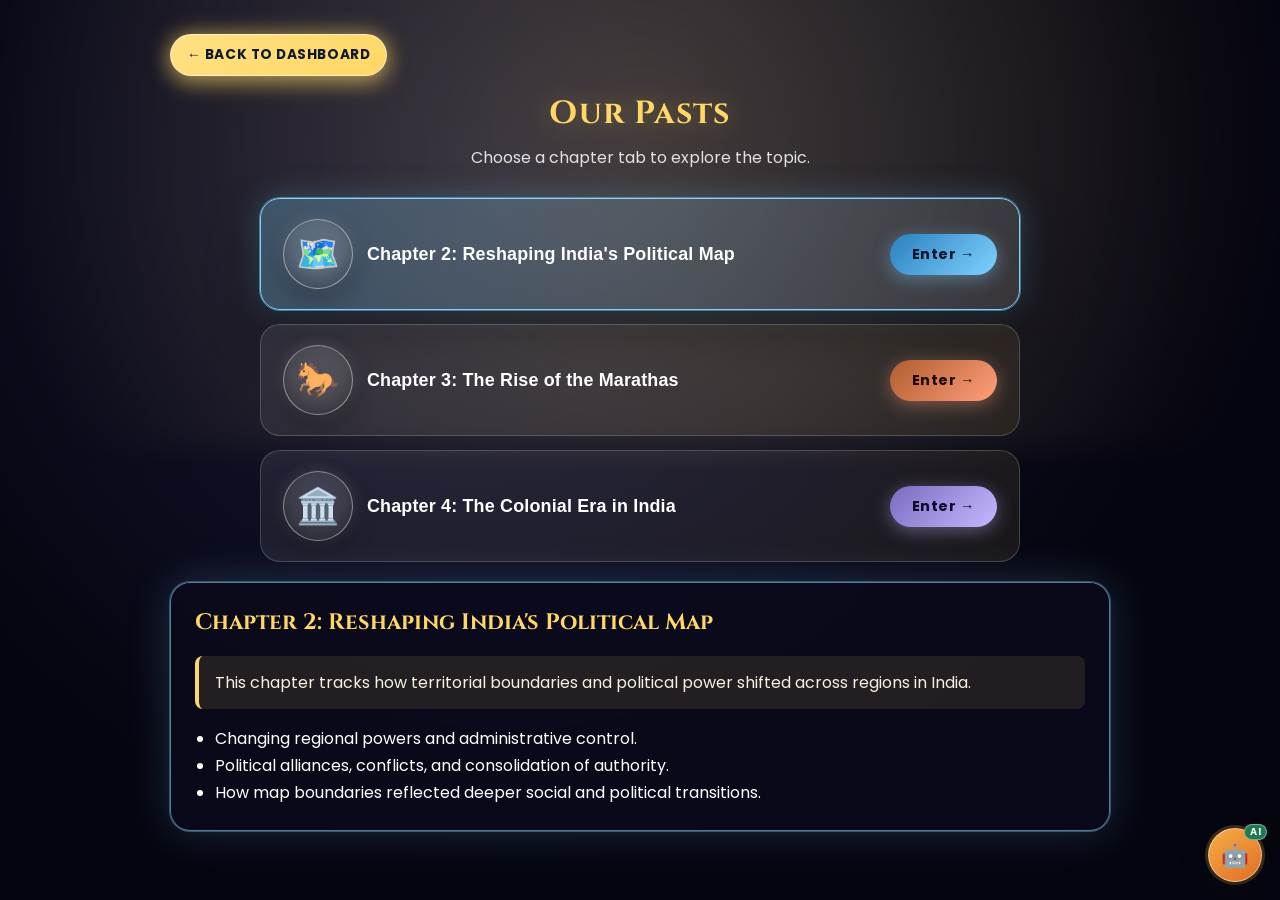
<file: history_chapters.html>
﻿<!DOCTYPE html>
<html lang="en">
<head>
    <meta charset="UTF-8">
    <meta name="viewport" content="width=device-width, initial-scale=1.0">
    <title>Our Pasts | Chapter Tabs</title>
    <style>
        @import url('https://fonts.googleapis.com/css2?family=Cinzel:wght@700&family=Poppins:wght@300;400;600&display=swap');

        :root {
            --bg1: #050510;
            --bg2: #1a1b3a;
            --card: rgba(255, 255, 255, 0.07);
            --line: rgba(255, 255, 255, 0.18);
            --gold: #ffd766;
            --ink: #130a30;
            --theme-accent: #ffd766;
            --theme-glow: rgba(255, 215, 102, 0.22);
        }

        * {
            box-sizing: border-box;
        }

        body {
            margin: 0;
            min-height: 100vh;
            color: white;
            font-family: 'Poppins', sans-serif;
            background: radial-gradient(circle at 40% 20%, var(--bg2) 0%, var(--bg1) 65%);
            position: relative;
            overflow-x: hidden;
        }

        body::before {
            content: "";
            position: fixed;
            inset: -20% -20% auto -20%;
            height: 70vh;
            background: radial-gradient(circle at 50% 50%, rgba(255, 215, 102, 0.2) 0%, rgba(255, 215, 102, 0) 70%);
            filter: blur(14px);
            animation: pulseGlow 6s ease-in-out infinite;
            pointer-events: none;
            z-index: 0;
        }

        .page {
            max-width: 980px;
            margin: 0 auto;
            padding: 34px 20px 60px;
            position: relative;
            z-index: 1;
        }

        h1 {
            margin: 0;
            font-family: 'Cinzel', serif;
            color: var(--gold);
            font-size: 2rem;
            letter-spacing: 0.04em;
            text-align: center;
            text-shadow: 0 0 24px rgba(255, 215, 102, 0.35);
        }

        .subtitle {
            margin: 10px 0 28px;
            text-align: center;
            opacity: 0.85;
        }

        .tabs {
            display: grid;
            grid-template-columns: 1fr;
            gap: 14px;
            margin: 0 auto 20px;
            max-width: 760px;
        }

        .tab-btn {
            border: 1px solid var(--line);
            background: linear-gradient(120deg, rgba(255, 255, 255, 0.08), rgba(255, 215, 102, 0.08));
            color: #fff;
            border-radius: 20px;
            padding: 20px 22px;
            font-weight: 600;
            cursor: pointer;
            transition: transform 0.25s ease, border-color 0.25s ease, background 0.25s ease, box-shadow 0.25s ease;
            text-align: left;
            display: flex;
            align-items: center;
            gap: 14px;
            position: relative;
            overflow: hidden;
        }

        .tab-btn::after {
            content: "";
            position: absolute;
            inset: 0;
            background: linear-gradient(120deg, transparent 0%, rgba(255, 255, 255, 0.14) 45%, transparent 70%);
            transform: translateX(-120%);
            transition: transform 0.45s ease;
        }

        .tab-btn:hover {
            transform: translateY(-2px) scale(1.01);
            border-color: rgba(255, 215, 102, 0.7);
            background: linear-gradient(120deg, rgba(255, 255, 255, 0.1), rgba(255, 215, 102, 0.18));
            box-shadow: 0 18px 44px rgba(0, 0, 0, 0.35), 0 0 24px rgba(255, 215, 102, 0.2);
        }

        .tab-btn:hover::after {
            transform: translateX(120%);
        }

        .tab-btn.active {
            border-color: var(--gold);
            background: linear-gradient(120deg, rgba(255, 215, 102, 0.25), rgba(255, 255, 255, 0.14));
            color: #fff;
            box-shadow: 0 0 0 1px rgba(255, 215, 102, 0.4), 0 24px 52px rgba(0, 0, 0, 0.4), 0 0 32px rgba(255, 215, 102, 0.25);
        }

        .tab-btn.theme-map.active {
            border-color: #7fd3ff;
            background: linear-gradient(120deg, rgba(127, 211, 255, 0.28), rgba(255, 255, 255, 0.12));
            box-shadow: 0 0 0 1px rgba(127, 211, 255, 0.45), 0 24px 52px rgba(0, 0, 0, 0.4), 0 0 32px rgba(127, 211, 255, 0.28);
        }

        .tab-btn.theme-maratha.active {
            border-color: #ff9f7a;
            background: linear-gradient(120deg, rgba(255, 159, 122, 0.3), rgba(255, 255, 255, 0.12));
            box-shadow: 0 0 0 1px rgba(255, 159, 122, 0.45), 0 24px 52px rgba(0, 0, 0, 0.4), 0 0 32px rgba(255, 159, 122, 0.28);
        }

        .tab-btn.theme-colonial.active {
            border-color: #c6b8ff;
            background: linear-gradient(120deg, rgba(198, 184, 255, 0.28), rgba(255, 255, 255, 0.12));
            box-shadow: 0 0 0 1px rgba(198, 184, 255, 0.45), 0 24px 52px rgba(0, 0, 0, 0.4), 0 0 32px rgba(198, 184, 255, 0.28);
        }

        .tab-icon {
            min-width: 70px;
            height: 70px;
            border-radius: 50%;
            display: grid;
            place-items: center;
            font-size: 2.2rem;
            background: rgba(255, 255, 255, 0.14);
            border: 1px solid rgba(255, 255, 255, 0.38);
            box-shadow: inset 0 -8px 16px rgba(0, 0, 0, 0.28), 0 10px 24px rgba(0, 0, 0, 0.3), 0 0 16px rgba(255, 255, 255, 0.15);
        }

        .tab-text {
            display: flex;
            flex-direction: column;
            gap: 0;
            flex: 1;
        }

        .tab-title {
            display: block;
            font-size: 1.12rem;
            font-weight: 700;
            letter-spacing: 0.01em;
        }

        .back-dashboard-btn {
            display: inline-flex;
            align-items: center;
            gap: 8px;
            text-decoration: none;
            color: #0d1a2e;
            font-weight: 700;
            font-size: 0.86rem;
            letter-spacing: 0.04em;
            text-transform: uppercase;
            padding: 10px 16px;
            border-radius: 999px;
            border: 1px solid rgba(255, 255, 255, 0.6);
            background: linear-gradient(135deg, #ffe082, #ffd766);
            box-shadow: 0 8px 22px rgba(255, 215, 102, 0.4), 0 0 22px rgba(255, 215, 102, 0.5);
            transition: transform 0.2s ease, box-shadow 0.2s ease;
            margin-bottom: 16px;
        }

        .back-dashboard-btn:hover {
            transform: translateY(-2px) scale(1.03);
            box-shadow: 0 12px 28px rgba(255, 215, 102, 0.5), 0 0 30px rgba(255, 215, 102, 0.65);
        }

        .enter-btn {
            display: inline-flex;
            align-items: center;
            gap: 6px;
            padding: 10px 22px;
            border-radius: 50px;
            font-family: 'Poppins', sans-serif;
            font-weight: 700;
            font-size: 0.9rem;
            text-decoration: none;
            letter-spacing: 0.04em;
            white-space: nowrap;
            transition: transform 0.18s ease, box-shadow 0.18s ease;
        }

        .enter-btn:hover {
            transform: translateY(-2px) scale(1.04);
        }

        .tab-btn.theme-map .enter-btn {
            background: linear-gradient(135deg, #2a7fbf, #7fd3ff);
            color: #06132b;
            box-shadow: 0 4px 18px rgba(127, 211, 255, 0.4);
        }

        .tab-btn.theme-map .enter-btn:hover {
            box-shadow: 0 6px 24px rgba(127, 211, 255, 0.6);
        }

        .tab-btn.theme-maratha .enter-btn {
            background: linear-gradient(135deg, #b05c30, #ff9f7a);
            color: #1e0800;
            box-shadow: 0 4px 18px rgba(255, 159, 122, 0.4);
        }

        .tab-btn.theme-maratha .enter-btn:hover {
            box-shadow: 0 6px 24px rgba(255, 159, 122, 0.6);
        }

        .tab-btn.theme-colonial .enter-btn {
            background: linear-gradient(135deg, #7a6bbf, #c6b8ff);
            color: #0e0a2a;
            box-shadow: 0 4px 18px rgba(198, 184, 255, 0.4);
        }

        .tab-btn.theme-colonial .enter-btn:hover {
            box-shadow: 0 6px 24px rgba(198, 184, 255, 0.6);
        }

        .panel {
            display: none;
            border: 1px solid var(--line);
            border-radius: 20px;
            padding: 24px;
            background: rgba(10, 11, 28, 0.8);
            backdrop-filter: blur(8px);
        }

        .panel.active {
            display: block;
            border-color: color-mix(in srgb, var(--theme-accent) 45%, var(--line));
            box-shadow: 0 0 0 1px color-mix(in srgb, var(--theme-accent) 32%, transparent), 0 0 44px var(--theme-glow);
        }

        .panel.theme-map {
            --theme-accent: #7fd3ff;
            --theme-glow: rgba(127, 211, 255, 0.2);
        }

        .panel.theme-maratha {
            --theme-accent: #ff9f7a;
            --theme-glow: rgba(255, 159, 122, 0.2);
        }

        .panel.theme-colonial {
            --theme-accent: #c6b8ff;
            --theme-glow: rgba(198, 184, 255, 0.2);
        }

        .panel h2 {
            margin-top: 0;
            color: var(--gold);
            font-family: 'Cinzel', serif;
            font-size: 1.4rem;
        }

        .note {
            padding: 14px 16px;
            border-left: 4px solid var(--gold);
            background: rgba(255, 215, 102, 0.1);
            border-radius: 8px;
            color: #f7f2df;
        }

        ul {
            margin: 14px 0 0;
            padding-left: 20px;
            line-height: 1.7;
        }

        @media (max-width: 760px) {
            .tab-btn {
                padding: 16px;
            }

            .tab-title {
                font-size: 1rem;
            }
        }

        .chatbot-fab {
            position: fixed;
            right: 20px;
            bottom: 20px;
            width: 64px;
            height: 64px;
            display: grid;
            place-items: center;
            border-radius: 50%;
            border: 1px solid rgba(255, 255, 255, 0.35);
            background: radial-gradient(circle at 30% 30%, #ffe6a8, #ffc04d 62%, #e59225 100%);
            box-shadow: 0 16px 28px rgba(0, 0, 0, 0.3), 0 0 26px rgba(255, 192, 77, 0.36);
            color: #2b1c00;
            font-size: 1.9rem;
            cursor: pointer;
            z-index: 20;
            transition: transform 0.2s ease, box-shadow 0.2s ease;
            text-decoration: none;
        }

        .chatbot-fab:hover {
            transform: translateY(-2px) scale(1.04);
            box-shadow: 0 20px 34px rgba(0, 0, 0, 0.35), 0 0 34px rgba(255, 192, 77, 0.5);
        }

        @keyframes pulseGlow {
            0%, 100% { opacity: 0.65; transform: translateY(0); }
            50% { opacity: 1; transform: translateY(10px); }
        }

    </style>
    <link rel="stylesheet" href="assets/responsive.css">
</head>
<body>

<main class="page">
    <a class="back-dashboard-btn" href="dashboard.html">&#8592; Back to Dashboard</a>
    <h1>Our Pasts</h1>
    <p class="subtitle">Choose a chapter tab to explore the topic.</p>

    <section class="tabs" aria-label="History chapter tabs">
        <button class="tab-btn theme-map active" onclick="showTab('ch2', this)">
            <span class="tab-icon" aria-hidden="true">&#x1F5FA;&#xFE0F;</span>
            <span class="tab-text">
                <span class="tab-title">Chapter 2: Reshaping India's Political Map</span>
            </span>
            <a class="enter-btn" href="history_ch2.html" onclick="event.stopPropagation()">Enter &#8594;</a>
        </button>
        <button class="tab-btn theme-maratha" onclick="showTab('ch3', this)">
            <span class="tab-icon" aria-hidden="true">&#x1F40E;</span>
            <span class="tab-text">
                <span class="tab-title">Chapter 3: The Rise of the Marathas</span>
            </span>
            <a class="enter-btn" href="history_ch3.html" onclick="event.stopPropagation()">Enter &#8594;</a>
        </button>
        <button class="tab-btn theme-colonial" onclick="showTab('ch4', this)">
            <span class="tab-icon" aria-hidden="true">&#x1F3DB;&#xFE0F;</span>
            <span class="tab-text">
                <span class="tab-title">Chapter 4: The Colonial Era in India</span>
            </span>
            <a class="enter-btn" href="history_ch4.html" onclick="event.stopPropagation()">Enter &#8594;</a>
        </button>
    </section>

    <section id="ch2" class="panel theme-map active">
        <h2>Chapter 2: Reshaping India's Political Map</h2>
        <p class="note">This chapter tracks how territorial boundaries and political power shifted across regions in India.</p>
        <ul>
            <li>Changing regional powers and administrative control.</li>
            <li>Political alliances, conflicts, and consolidation of authority.</li>
            <li>How map boundaries reflected deeper social and political transitions.</li>
        </ul>
    </section>

    <section id="ch3" class="panel theme-maratha">
        <h2>Chapter 3: The Rise of the Marathas</h2>
        <p class="note">This chapter highlights the emergence, expansion, and influence of the Maratha power in Indian history.</p>
        <ul>
            <li>Key leaders and the role of regional military strategy.</li>
            <li>Expansion of Maratha influence beyond the Deccan.</li>
            <li>Administrative and political impact on the subcontinent.</li>
        </ul>
    </section>

    <section id="ch4" class="panel theme-colonial">
        <h2>Chapter 4: The Colonial Era in India</h2>
        <p class="note">This chapter focuses on colonial expansion, governance, and the resulting changes in Indian society and economy.</p>
        <ul>
            <li>Growth of colonial institutions and economic policies.</li>
            <li>Effects on local rulers, farmers, artisans, and trade systems.</li>
            <li>Early social and political responses to colonial rule.</li>
        </ul>
    </section>
</main>

<a class="chatbot-fab" href="dashboard.html?openBirbal=1" aria-label="Ask Birbal" title="Ask Birbal">&#x1F916;</a>

<script src="assets/chatbot-widget.js"></script>
<script>
    function showTab(id, button) {
        document.querySelectorAll('.panel').forEach((panel) => {
            panel.classList.remove('active');
        });
        document.querySelectorAll('.tab-btn').forEach((tab) => {
            tab.classList.remove('active');
        });

        document.getElementById(id).classList.add('active');
        button.classList.add('active');
    }
</script>

</body>
</html>
</file>
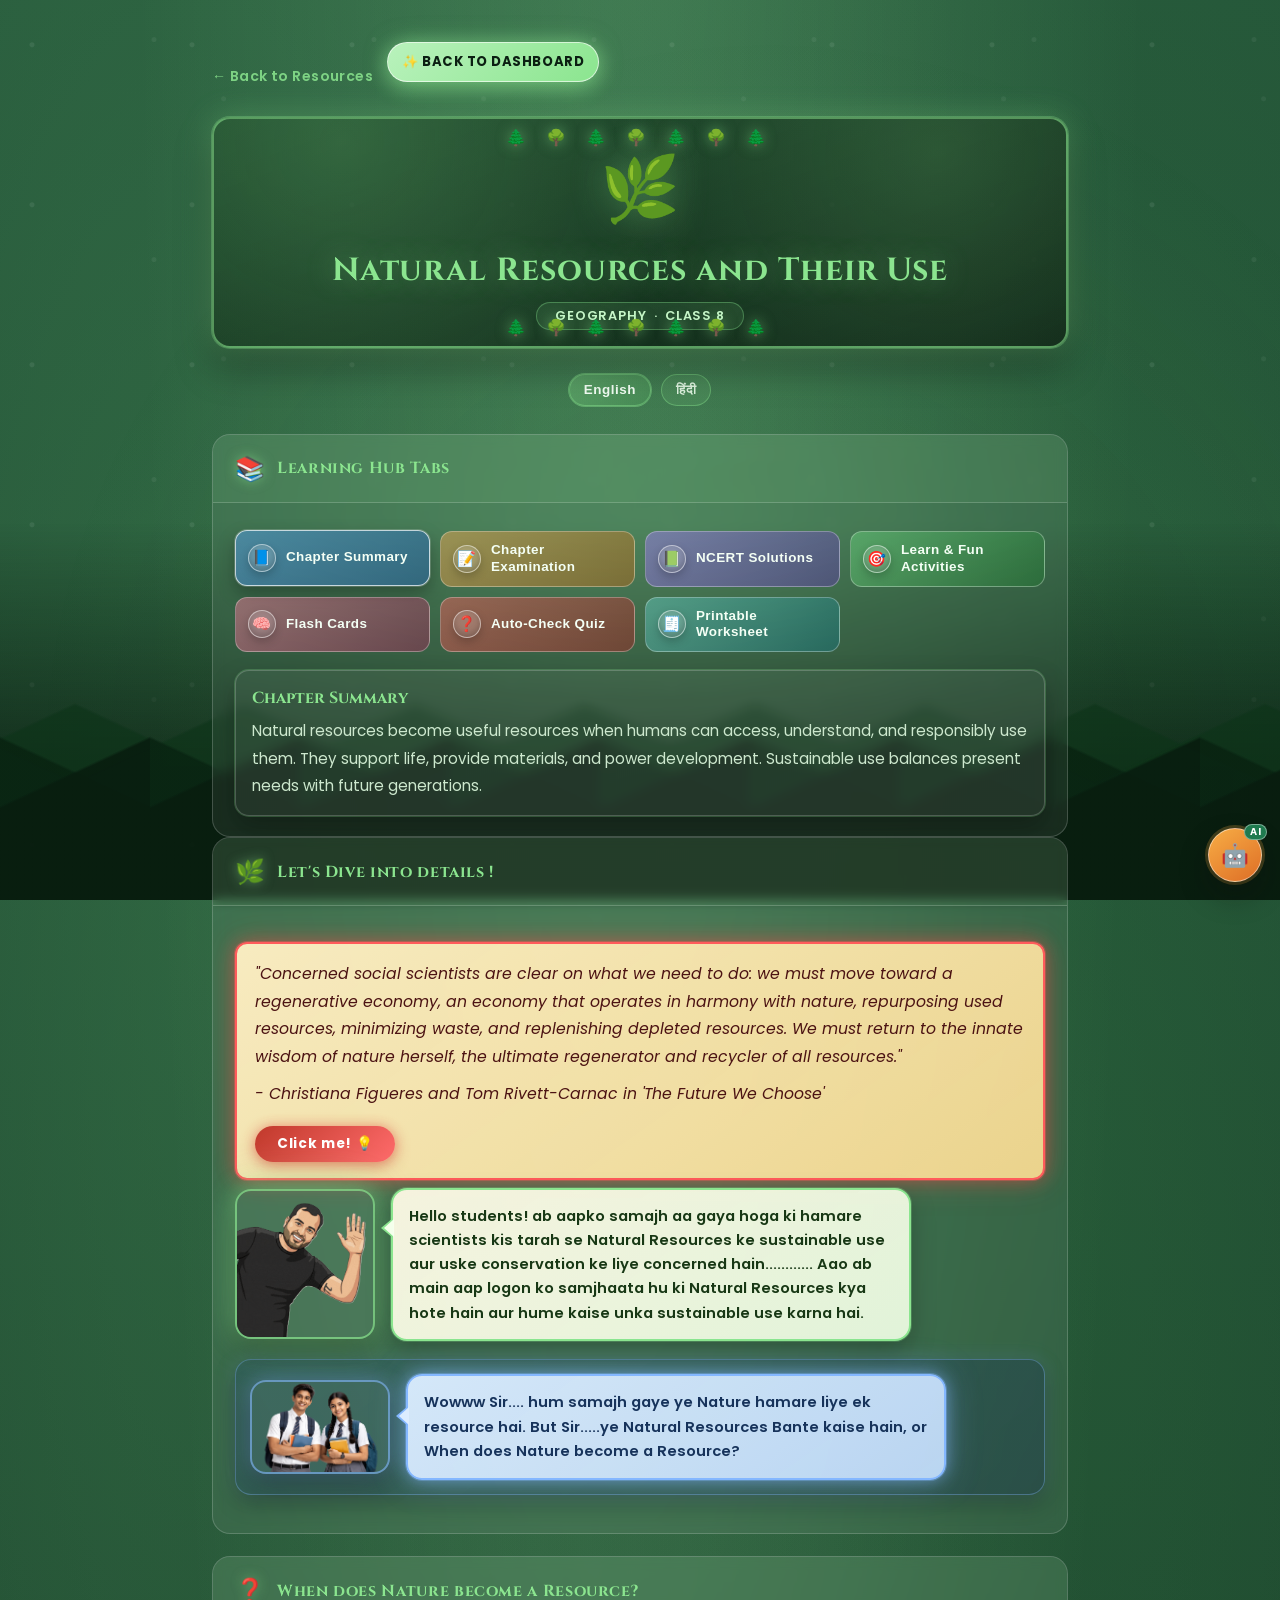
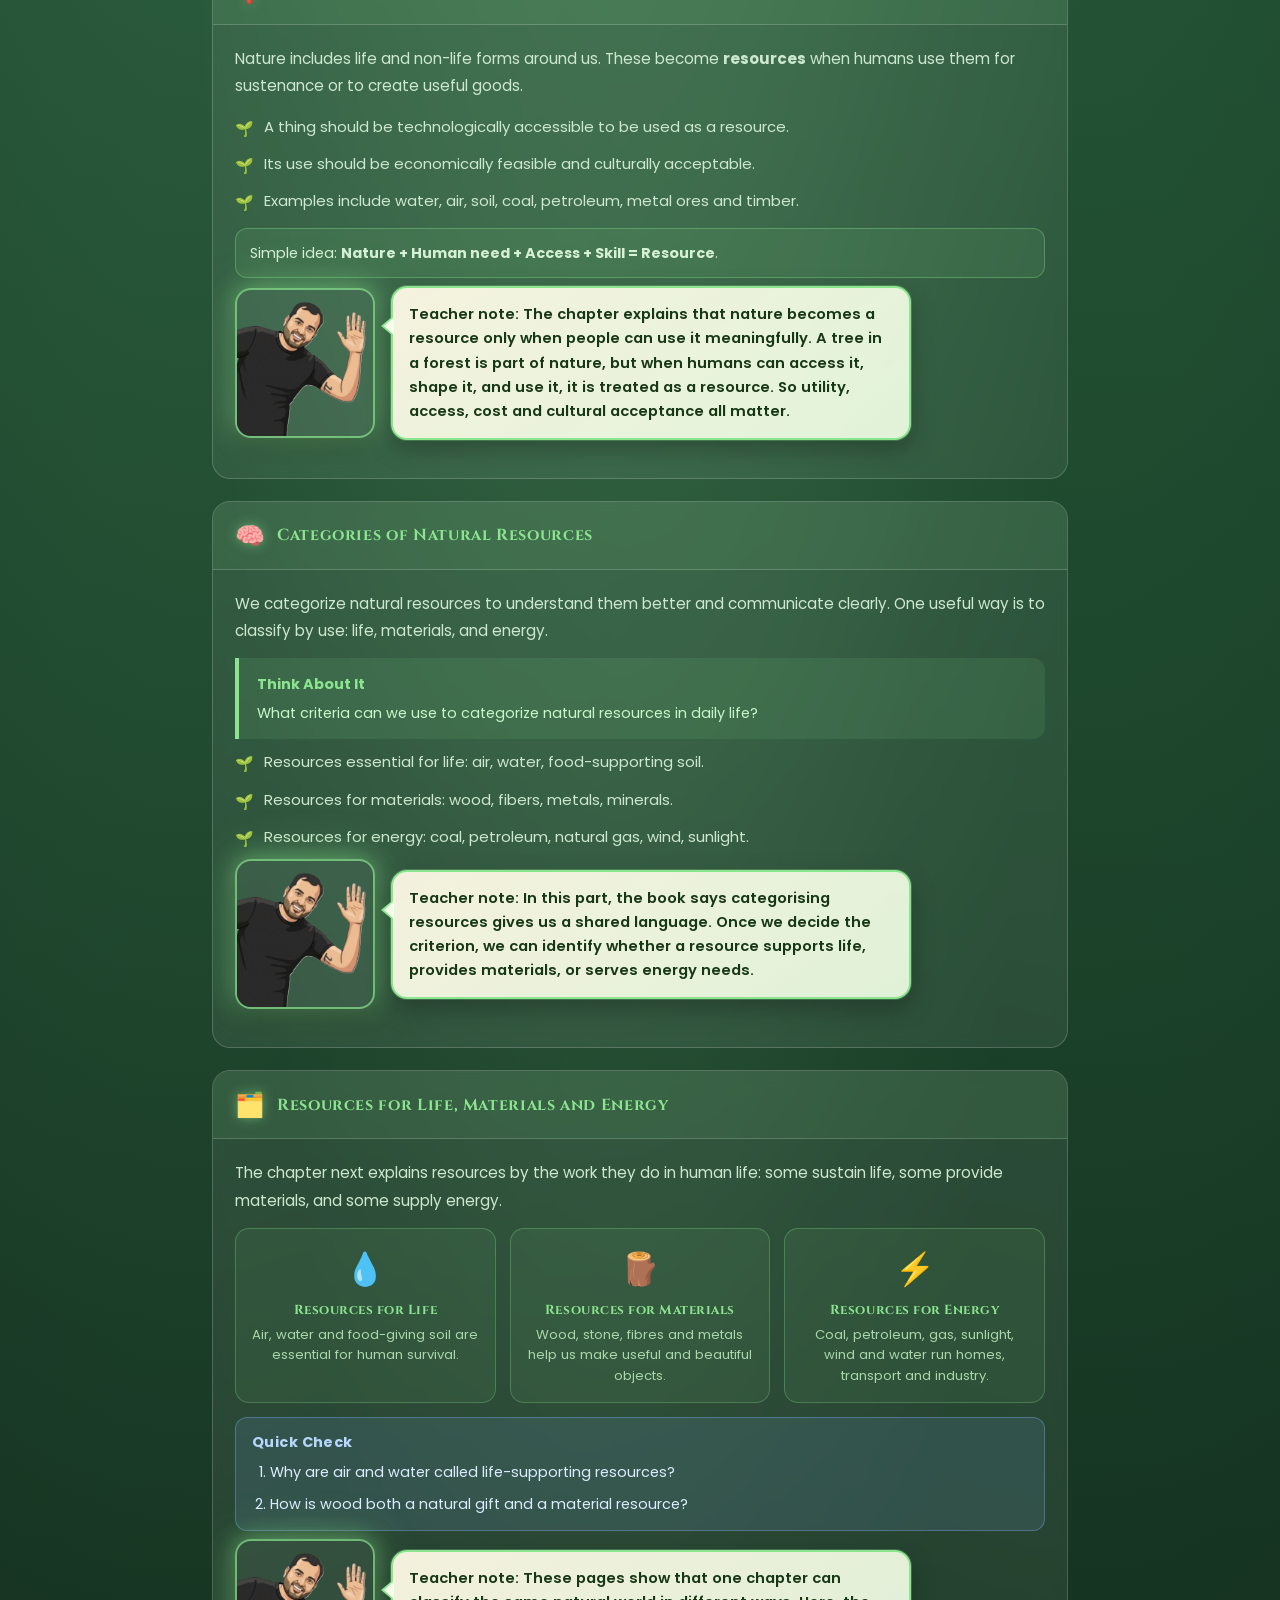
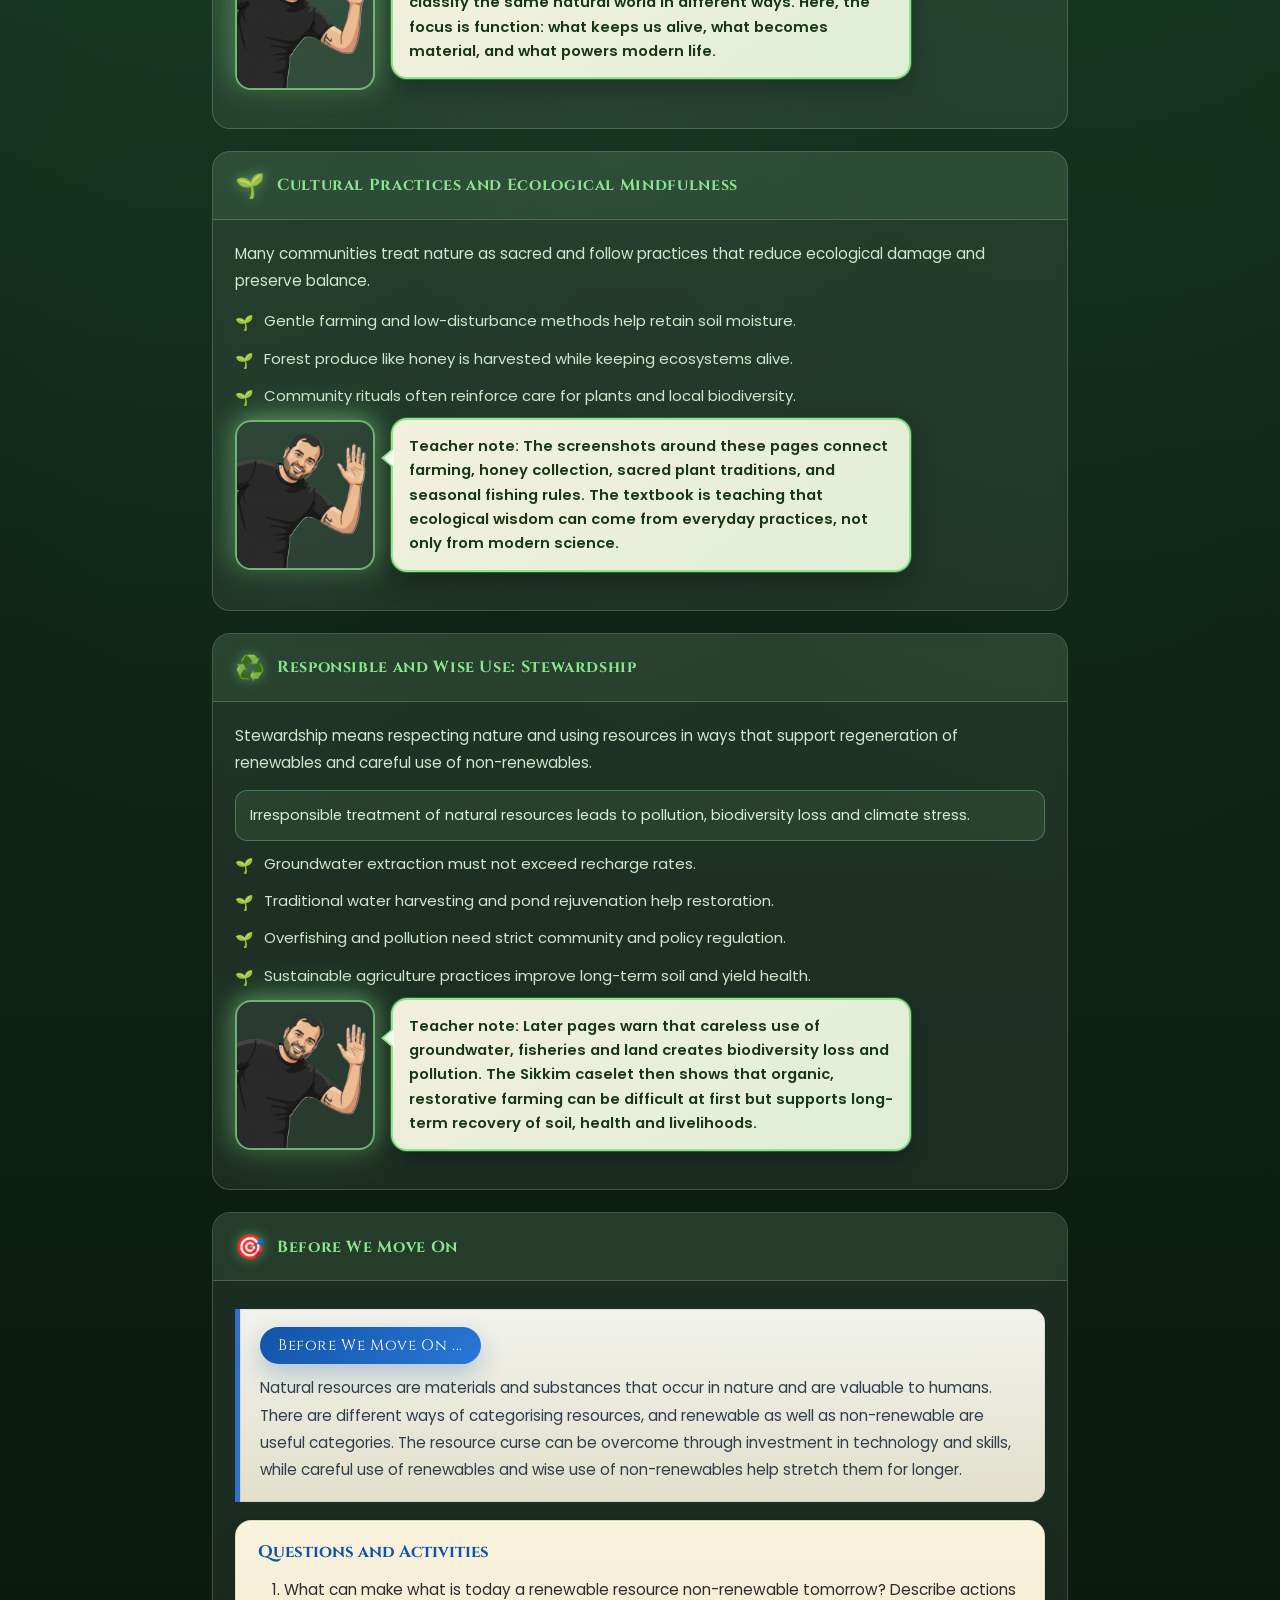
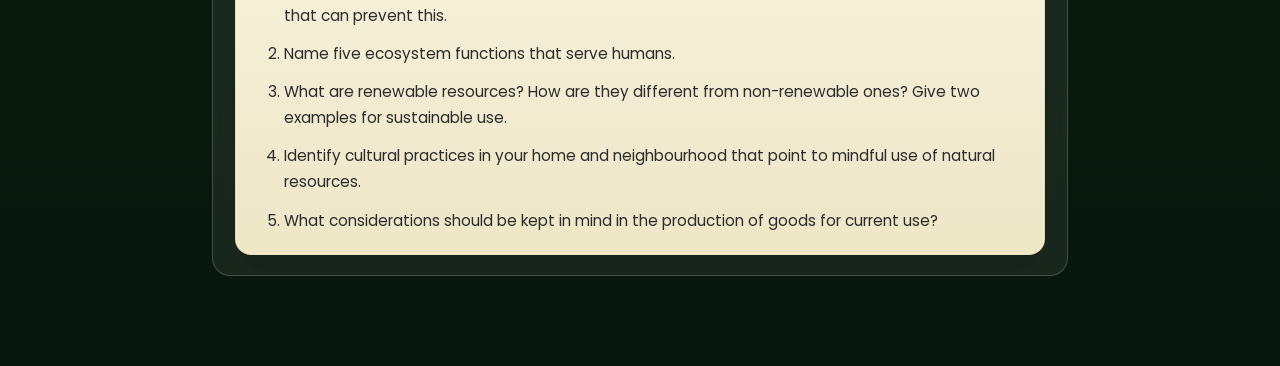
<file: natural_resources.html>
﻿<!DOCTYPE html>
<html lang="en">
<head>
    <meta charset="UTF-8">
    <meta name="viewport" content="width=device-width, initial-scale=1.0">
    <title>Natural Resources and Their Use</title>
    <style>
        @import url('https://fonts.googleapis.com/css2?family=Cinzel:wght@700&family=Poppins:wght@300;400;600&display=swap');

        :root {
            --bg1: #06120b;
            --bg2: #173726;
            --accent: #8be58f;
            --accent2: #c8f7ca;
            --line: rgba(255, 255, 255, 0.18);
            --card: rgba(255, 255, 255, 0.07);
        }

        * { box-sizing: border-box; margin: 0; padding: 0; }

        body {
            min-height: 100vh;
            font-family: 'Poppins', sans-serif;
            color: #e8f5e9;
            background:
                radial-gradient(ellipse at 50% -10%, rgba(170, 255, 176, 0.2) 0%, rgba(170, 255, 176, 0) 56%),
                radial-gradient(ellipse at 15% 18%, rgba(78, 160, 95, 0.35) 0%, rgba(78, 160, 95, 0) 52%),
                radial-gradient(ellipse at 85% 22%, rgba(53, 128, 70, 0.35) 0%, rgba(53, 128, 70, 0) 52%),
                linear-gradient(180deg, #224f37 0%, #173726 45%, #0f2618 70%, #08170d 100%);
            overflow-x: hidden;
        }

        body::before {
            content: '';
            position: fixed;
            inset: 0;
            background:
                radial-gradient(circle at 20% 28%, rgba(255, 255, 255, 0.08) 0 2px, transparent 3px),
                radial-gradient(circle at 70% 18%, rgba(255, 255, 255, 0.06) 0 2px, transparent 3px),
                radial-gradient(circle at 86% 38%, rgba(255, 255, 255, 0.05) 0 2px, transparent 3px),
                radial-gradient(ellipse at 60% 85%, rgba(139, 229, 143, 0.09) 0%, transparent 68%);
            background-size: 160px 160px, 220px 220px, 260px 260px, 100% 100%;
            pointer-events: none;
            animation: pulseGlow 7s ease-in-out infinite alternate;
            z-index: 0;
        }

        body::after {
            content: '';
            position: fixed;
            left: 0;
            right: 0;
            bottom: 0;
            height: 42vh;
            background:
                linear-gradient(155deg, transparent 46%, rgba(7, 26, 13, 0.92) 47%) 0 100%/150px 62% repeat-x,
                linear-gradient(205deg, transparent 46%, rgba(8, 33, 16, 0.92) 47%) 0 100%/150px 62% repeat-x,
                linear-gradient(155deg, transparent 46%, rgba(12, 49, 23, 0.74) 47%) 75px 100%/170px 76% repeat-x,
                linear-gradient(205deg, transparent 46%, rgba(12, 49, 23, 0.74) 47%) 75px 100%/170px 76% repeat-x,
                linear-gradient(to top, rgba(4, 14, 7, 0.95), rgba(4, 14, 7, 0));
            pointer-events: none;
            z-index: 0;
            opacity: 0.95;
        }

        @keyframes pulseGlow {
            from { opacity: 0.6; }
            to   { opacity: 1; }
        }

        .page {
            position: relative;
            z-index: 1;
            max-width: 900px;
            margin: 0 auto;
            padding: 42px 22px 90px;
        }

        /* Back link */
        .back-link {
            display: inline-flex;
            align-items: center;
            gap: 8px;
            color: var(--accent);
            text-decoration: none;
            font-size: 0.88rem;
            font-weight: 600;
            letter-spacing: 0.03em;
            opacity: 0.85;
            margin-bottom: 30px;
            transition: opacity 0.18s;
        }
        .back-link:hover { opacity: 1; }

        .back-dashboard-btn {
            display: inline-flex;
            align-items: center;
            gap: 8px;
            text-decoration: none;
            color: #0b1f12;
            font-weight: 700;
            font-size: 0.82rem;
            letter-spacing: 0.04em;
            text-transform: uppercase;
            padding: 9px 14px;
            border-radius: 999px;
            border: 1px solid rgba(255, 255, 255, 0.62);
            background: linear-gradient(135deg, #b9f2bc, #8be58f);
            box-shadow: 0 8px 22px rgba(139, 229, 143, 0.4), 0 0 22px rgba(139, 229, 143, 0.5);
            transition: transform 0.2s ease, box-shadow 0.2s ease;
            margin-left: 10px;
            margin-bottom: 30px;
            vertical-align: middle;
        }

        .back-dashboard-btn:hover {
            transform: translateY(-2px) scale(1.03);
            box-shadow: 0 12px 28px rgba(139, 229, 143, 0.5), 0 0 30px rgba(139, 229, 143, 0.65);
        }

        /* Chapter banner */
        .chapter-banner {
            text-align: center;
            margin-bottom: 46px;
        }

        .chapter-glow-box {
            position: relative;
            border: 2px solid rgba(139, 229, 143, 0.55);
            border-radius: 18px;
            padding: 22px 20px 16px;
            background:
                radial-gradient(circle at 15% 10%, rgba(139, 229, 143, 0.22), transparent 48%),
                radial-gradient(circle at 85% 15%, rgba(139, 229, 143, 0.2), transparent 44%),
                linear-gradient(160deg, rgba(20, 58, 33, 0.75), rgba(10, 27, 16, 0.88));
            box-shadow: 0 0 0 1px rgba(139, 229, 143, 0.3), 0 0 30px rgba(139, 229, 143, 0.3), 0 20px 36px rgba(0, 0, 0, 0.35);
            overflow: hidden;
        }

        .chapter-glow-box::before,
        .chapter-glow-box::after {
            content: '🌲  🌳  🌲  🌳  🌲  🌳  🌲';
            position: absolute;
            left: 10px;
            right: 10px;
            font-size: 1rem;
            letter-spacing: 8px;
            color: rgba(190, 255, 196, 0.85);
            text-shadow: 0 0 14px rgba(139, 229, 143, 0.5);
            white-space: nowrap;
            pointer-events: none;
        }

        .chapter-glow-box::before {
            top: 6px;
        }

        .chapter-glow-box::after {
            bottom: 6px;
        }

        .lang-controls {
            display: flex;
            justify-content: center;
            gap: 10px;
            margin: -20px 0 28px;
            flex-wrap: wrap;
        }

        .tool-btn {
            border: 1px solid rgba(132, 183, 255, 0.45);
            background: rgba(132, 183, 255, 0.15);
            color: #e4f0ff;
            padding: 7px 14px;
            border-radius: 999px;
            cursor: pointer;
            font-size: 0.84rem;
            font-weight: 600;
            letter-spacing: 0.04em;
        }

        .lang-btn {
            border: 1px solid rgba(139, 229, 143, 0.4);
            background: rgba(139, 229, 143, 0.12);
            color: #dff4e0;
            padding: 7px 14px;
            border-radius: 999px;
            cursor: pointer;
            font-size: 0.84rem;
            font-weight: 600;
            letter-spacing: 0.04em;
        }

        .lang-btn.active {
            background: linear-gradient(135deg, rgba(139, 229, 143, 0.35), rgba(85, 170, 95, 0.32));
            color: #f4fff5;
            box-shadow: 0 0 0 1px rgba(139, 229, 143, 0.45);
        }

        .study-tabs {
            display: grid;
            grid-template-columns: repeat(auto-fit, minmax(180px, 1fr));
            gap: 10px;
            margin: 8px 0 18px;
        }

        .study-tab {
            border: 1px solid rgba(255, 255, 255, 0.3);
            border-radius: 12px;
            padding: 10px 12px;
            font-weight: 700;
            color: #f4fff5;
            cursor: pointer;
            transition: transform 0.18s ease, box-shadow 0.18s ease, border-color 0.18s ease;
            font-size: 0.84rem;
            letter-spacing: 0.03em;
            text-align: left;
            background: rgba(255, 255, 255, 0.06);
            display: flex;
            align-items: center;
            gap: 10px;
            position: relative;
            overflow: hidden;
        }

        .study-tab:hover {
            transform: translateY(-2px);
            box-shadow: 0 12px 22px rgba(0, 0, 0, 0.3);
        }

        .study-tab.active {
            border-color: rgba(255, 255, 255, 0.7);
            box-shadow: 0 0 0 1px rgba(255, 255, 255, 0.18), 0 8px 18px rgba(0, 0, 0, 0.28);
            transform: translateY(-1px);
        }

        .study-tab::after {
            content: "";
            position: absolute;
            inset: 0;
            background: linear-gradient(110deg, transparent 0%, rgba(255, 255, 255, 0.2) 45%, transparent 75%);
            transform: translateX(-130%);
            transition: transform 0.45s ease;
            pointer-events: none;
        }

        .study-tab:hover::after {
            transform: translateX(130%);
        }

        .tab-badge {
            width: 28px;
            height: 28px;
            min-width: 28px;
            border-radius: 50%;
            display: grid;
            place-items: center;
            font-size: 0.95rem;
            background: rgba(255, 255, 255, 0.18);
            border: 1px solid rgba(255, 255, 255, 0.45);
            box-shadow: inset 0 -3px 6px rgba(0, 0, 0, 0.2), 0 4px 10px rgba(0, 0, 0, 0.2);
        }

        .tab-label-text {
            line-height: 1.25;
        }

        .study-tab.tab-summary { background: linear-gradient(135deg, rgba(91, 166, 255, 0.45), rgba(35, 95, 182, 0.45)); }
        .study-tab.tab-exam { background: linear-gradient(135deg, rgba(255, 174, 84, 0.45), rgba(187, 103, 23, 0.45)); }
        .study-tab.tab-ncert { background: linear-gradient(135deg, rgba(170, 126, 255, 0.45), rgba(96, 58, 168, 0.45)); }
        .study-tab.tab-activity { background: linear-gradient(135deg, rgba(112, 220, 130, 0.45), rgba(35, 121, 51, 0.45)); }
        .study-tab.tab-flash { background: linear-gradient(135deg, rgba(255, 126, 162, 0.45), rgba(161, 42, 90, 0.45)); }
        .study-tab.tab-quiz { background: linear-gradient(135deg, rgba(255, 96, 96, 0.45), rgba(171, 35, 35, 0.45)); }
        .study-tab.tab-worksheet { background: linear-gradient(135deg, rgba(106, 210, 202, 0.45), rgba(22, 118, 128, 0.45)); }

        .study-panel {
            display: none;
            margin-top: 12px;
            border: 1px solid rgba(255, 255, 255, 0.2);
            border-radius: 14px;
            padding: 16px;
            background: rgba(255, 255, 255, 0.04);
        }

        .study-panel.active {
            display: block;
            box-shadow: 0 0 0 1px rgba(139, 229, 143, 0.24), 0 12px 26px rgba(0, 0, 0, 0.25);
            animation: panelFadeIn 0.22s ease;
        }

        .study-panel h3 {
            font-family: 'Cinzel', serif;
            color: var(--accent);
            font-size: 1rem;
            margin-bottom: 8px;
        }

        .flash-grid {
            display: grid;
            grid-template-columns: repeat(auto-fit, minmax(190px, 1fr));
            gap: 12px;
            margin-top: 10px;
        }

        .flash-card {
            perspective: 1100px;
            min-height: 170px;
        }

        .flash-card-inner {
            position: relative;
            width: 100%;
            min-height: 170px;
            transform-style: preserve-3d;
            transition: transform 0.55s ease;
        }

        .flash-card:hover .flash-card-inner,
        .flash-card:focus-within .flash-card-inner,
        .flash-card:focus .flash-card-inner {
            transform: rotateY(180deg);
        }

        .flash-face {
            position: absolute;
            inset: 0;
            border-radius: 12px;
            border: 1px solid rgba(255, 255, 255, 0.28);
            padding: 12px;
            backface-visibility: hidden;
            display: flex;
            flex-direction: column;
            justify-content: center;
            box-shadow: 0 10px 20px rgba(0, 0, 0, 0.24);
        }

        .flash-front {
            align-items: flex-start;
            gap: 8px;
            color: #fefcf7;
        }

        .flash-front span {
            display: inline-flex;
            align-items: center;
            gap: 6px;
            padding: 4px 10px;
            border-radius: 999px;
            font-size: 0.74rem;
            letter-spacing: 0.04em;
            text-transform: uppercase;
            border: 1px solid rgba(255, 255, 255, 0.32);
            background: rgba(0, 0, 0, 0.18);
        }

        .flash-front strong {
            font-size: 0.98rem;
            line-height: 1.35;
        }

        .flash-back {
            transform: rotateY(180deg);
            background: rgba(13, 33, 44, 0.9);
            color: #e8fbff;
            line-height: 1.6;
            font-size: 0.88rem;
        }

        .flash-card.tone-water .flash-front { background: linear-gradient(135deg, #2187a6, #34b8ce); }
        .flash-card.tone-energy .flash-front { background: linear-gradient(135deg, #df7c1f, #f0b332); }
        .flash-card.tone-forest .flash-front { background: linear-gradient(135deg, #2d8a43, #4ec074); }
        .flash-card.tone-earth .flash-front { background: linear-gradient(135deg, #8f6236, #c18b55); }
        .flash-card.tone-policy .flash-front { background: linear-gradient(135deg, #5d66d6, #8b90ed); }
        .flash-card.tone-alert .flash-front { background: linear-gradient(135deg, #b43d41, #de6666); }
        .flash-card.tone-tech .flash-front { background: linear-gradient(135deg, #6d5cae, #9b81de); }
        .flash-card.tone-community .flash-front { background: linear-gradient(135deg, #1f7e8a, #3ca7b4); }

        .quiz12-form {
            display: grid;
            gap: 12px;
            margin-top: 10px;
        }

        .quiz12-question {
            border: 1px solid rgba(255, 255, 255, 0.22);
            border-radius: 12px;
            padding: 12px;
            background: rgba(132, 183, 255, 0.08);
        }

        .quiz12-question h4 {
            margin: 0 0 8px;
            color: #d6e8ff;
            font-size: 0.92rem;
        }

        .quiz12-question label {
            display: block;
            margin: 5px 0;
            font-size: 0.9rem;
            line-height: 1.6;
            color: #e6f3ff;
            cursor: pointer;
        }

        .quiz12-submit {
            border: 1px solid rgba(255, 255, 255, 0.35);
            border-radius: 10px;
            padding: 10px 14px;
            font-weight: 700;
            color: #fff;
            background: linear-gradient(135deg, rgba(215, 70, 70, 0.9), rgba(146, 28, 28, 0.9));
            width: fit-content;
            cursor: pointer;
        }

        .quiz12-result {
            display: none;
            margin-top: 12px;
            border: 1px solid rgba(255, 255, 255, 0.26);
            border-radius: 10px;
            padding: 10px 12px;
            background: rgba(255, 255, 255, 0.08);
            color: #f3fbff;
            font-size: 0.92rem;
        }

        @keyframes panelFadeIn {
            from { opacity: 0; transform: translateY(6px); }
            to { opacity: 1; transform: translateY(0); }
        }

        .score12-track {
            margin-top: 10px;
            height: 10px;
            border-radius: 999px;
            border: 1px solid rgba(255, 255, 255, 0.22);
            background: rgba(255, 255, 255, 0.08);
            overflow: hidden;
        }

        .score12-fill {
            width: 0;
            height: 100%;
            background: linear-gradient(90deg, #ff7ea2, #8be58f);
            transition: width 0.35s ease;
        }

        .chapter-icon {
            font-size: 4rem;
            display: block;
            margin-bottom: 14px;
            filter: drop-shadow(0 0 18px rgba(139, 229, 143, 0.4));
        }

        .chapter-banner h1 {
            font-family: 'Cinzel', serif;
            font-size: clamp(1.3rem, 3.5vw, 2rem);
            color: var(--accent);
            letter-spacing: 0.03em;
            text-shadow: 0 0 28px rgba(139, 229, 143, 0.38);
            line-height: 1.3;
        }

        .chapter-banner .subject-tag {
            display: inline-block;
            margin-top: 10px;
            padding: 4px 18px;
            border-radius: 50px;
            border: 1px solid rgba(139, 229, 143, 0.35);
            background: rgba(139, 229, 143, 0.1);
            font-size: 0.8rem;
            font-weight: 600;
            color: var(--accent2);
            letter-spacing: 0.06em;
            text-transform: uppercase;
        }

        /* Section cards */
        .sections {
            display: grid;
            gap: 22px;
        }

        .section-card {
            border: 1px solid var(--line);
            border-radius: 18px;
            background: var(--card);
            backdrop-filter: blur(6px);
            overflow: hidden;
            transition: box-shadow 0.2s;
        }

        .section-card:hover {
            box-shadow: 0 0 0 1px rgba(139, 229, 143, 0.35), 0 20px 40px rgba(0, 0, 0, 0.35), 0 0 26px rgba(139, 229, 143, 0.15);
        }

        .section-header {
            display: flex;
            align-items: center;
            gap: 12px;
            padding: 16px 22px;
            background: rgba(139, 229, 143, 0.08);
            border-bottom: 1px solid var(--line);
        }

        .section-header .s-icon {
            font-size: 1.5rem;
            filter: drop-shadow(0 0 6px rgba(139, 229, 143, 0.5));
        }

        .section-header h2 {
            font-family: 'Cinzel', serif;
            font-size: 1rem;
            color: var(--accent);
            letter-spacing: 0.04em;
        }

        .section-body {
            padding: 20px 22px;
        }

        .section-body p {
            font-size: 0.95rem;
            line-height: 1.8;
            color: #cde8ce;
            margin-bottom: 14px;
        }

        .section-body p:last-child { margin-bottom: 0; }

        .concept-teacher {
            margin-top: 16px;
        }

        .review-summary {
            margin-top: 8px;
            padding: 18px 20px;
            border-left: 5px solid #2f6fc7;
            border-radius: 0 14px 14px 0;
            background: linear-gradient(180deg, rgba(250, 250, 245, 0.96), rgba(239, 236, 214, 0.94));
            color: #28425e;
            box-shadow: inset 0 0 0 1px rgba(47, 111, 199, 0.12);
        }

        .review-summary p {
            color: #2f3e4e;
            margin: 0;
        }

        .review-heading {
            display: inline-block;
            margin-bottom: 10px;
            padding: 8px 18px;
            border-radius: 999px;
            background: linear-gradient(135deg, #1153a6, #2a77d8);
            color: #ffffff;
            font-family: 'Cinzel', serif;
            font-size: 0.95rem;
            letter-spacing: 0.04em;
            box-shadow: 0 10px 24px rgba(17, 83, 166, 0.26);
        }

        .question-paper {
            margin-top: 18px;
            padding: 20px 22px;
            border-radius: 16px;
            background: linear-gradient(180deg, rgba(253, 247, 226, 0.98), rgba(247, 239, 207, 0.96));
            border: 1px solid rgba(214, 176, 77, 0.35);
            box-shadow: inset 0 0 0 1px rgba(255, 255, 255, 0.35), 0 18px 30px rgba(0, 0, 0, 0.12);
        }

        .question-paper h4 {
            margin: 0 0 14px;
            color: #1153a6;
            font-family: 'Cinzel', serif;
            font-size: 1.05rem;
        }

        .question-paper ol {
            margin: 0;
            padding-left: 26px;
            display: grid;
            gap: 12px;
            color: #2c2c2c;
            font-size: 0.96rem;
            line-height: 1.7;
        }

        /* Key points list */
        .key-list {
            list-style: none;
            display: grid;
            gap: 10px;
            margin-top: 10px;
        }

        .key-list li {
            display: flex;
            align-items: flex-start;
            gap: 10px;
            font-size: 0.93rem;
            line-height: 1.7;
            color: #cde8ce;
        }

        .key-list li::before {
            content: '🌱';
            flex-shrink: 0;
            margin-top: 2px;
        }

        /* Types grid */
        .types-grid {
            display: grid;
            grid-template-columns: repeat(auto-fill, minmax(200px, 1fr));
            gap: 14px;
            margin-top: 14px;
        }

        .type-card {
            border: 1px solid rgba(139, 229, 143, 0.28);
            border-radius: 14px;
            padding: 16px;
            background: rgba(139, 229, 143, 0.07);
            text-align: center;
        }

        .type-card .t-icon { font-size: 2rem; display: block; margin-bottom: 8px; }

        .type-card h3 {
            font-family: 'Cinzel', serif;
            font-size: 0.82rem;
            color: var(--accent);
            margin-bottom: 6px;
            letter-spacing: 0.04em;
        }

        .type-card p {
            font-size: 0.82rem;
            line-height: 1.55;
            color: #aad6ab;
            margin: 0 !important;
        }

        /* Did you know */
        .did-you-know {
            margin-top: 14px;
            padding: 14px 18px;
            border-left: 4px solid var(--accent);
            border-radius: 0 12px 12px 0;
            background: rgba(139, 229, 143, 0.1);
            font-size: 0.9rem;
            line-height: 1.7;
            color: var(--accent2);
        }

        .did-you-know strong {
            color: var(--accent);
            display: block;
            margin-bottom: 4px;
        }

        .teacher-callout {
            display: flex;
            align-items: center;
            gap: 16px;
            margin: 8px 0 18px;
            flex-wrap: wrap;
        }

        .teacher-photo {
            width: 140px;
            max-width: 40vw;
            border-radius: 16px;
            border: 2px solid rgba(139, 229, 143, 0.7);
            box-shadow: 0 12px 24px rgba(0, 0, 0, 0.35), 0 0 22px rgba(139, 229, 143, 0.55), 0 0 48px rgba(139, 229, 143, 0.3);
            display: block;
            background: rgba(255, 255, 255, 0.06);
            transition: box-shadow 0.25s ease;
        }

        .teacher-photo:hover {
            animation: teacherHoverMove 0.85s ease-in-out infinite alternate;
            box-shadow: 0 14px 28px rgba(0, 0, 0, 0.36), 0 0 30px rgba(139, 229, 143, 0.72), 0 0 60px rgba(139, 229, 143, 0.45);
        }

        @keyframes teacherHoverMove {
            from { transform: translateY(0) rotate(0deg) scale(1); }
            to { transform: translateY(-8px) rotate(-2deg) scale(1.03); }
        }

        .speech-bubble {
            position: relative;
            max-width: 520px;
            background: linear-gradient(145deg, rgba(255, 250, 230, 0.95), rgba(240, 255, 230, 0.92));
            color: #183815;
            border: 2px solid #8be58f;
            border-radius: 16px;
            padding: 14px 16px;
            box-shadow: 0 0 0 1px rgba(139, 229, 143, 0.25), 0 10px 24px rgba(0, 0, 0, 0.25);
            line-height: 1.65;
            font-size: 0.92rem;
            font-weight: 600;
        }

        .speech-bubble::before {
            content: '';
            position: absolute;
            left: -12px;
            top: 28px;
            width: 0;
            height: 0;
            border-top: 10px solid transparent;
            border-bottom: 10px solid transparent;
            border-right: 12px solid #8be58f;
        }

        .speech-bubble::after {
            content: '';
            position: absolute;
            left: -9px;
            top: 29px;
            width: 0;
            height: 0;
            border-top: 9px solid transparent;
            border-bottom: 9px solid transparent;
            border-right: 10px solid rgba(246, 255, 237, 0.98);
        }

        .student-callout {
            display: flex;
            align-items: center;
            gap: 16px;
            margin: 14px 0 18px;
            padding: 14px;
            border: 1px solid rgba(132, 183, 255, 0.35);
            border-radius: 16px;
            background: linear-gradient(145deg, rgba(30, 66, 120, 0.25), rgba(20, 40, 78, 0.32));
            box-shadow: 0 8px 22px rgba(0, 0, 0, 0.28), 0 0 20px rgba(132, 183, 255, 0.2);
            flex-wrap: wrap;
        }

        .student-photo {
            width: 140px;
            max-width: 40vw;
            border-radius: 16px;
            border: 2px solid rgba(132, 183, 255, 0.6);
            box-shadow: 0 10px 24px rgba(0, 0, 0, 0.35), 0 0 20px rgba(132, 183, 255, 0.45);
            display: block;
            background: rgba(255, 255, 255, 0.05);
        }

        .student-speech-bubble {
            position: relative;
            max-width: 540px;
            background: linear-gradient(145deg, rgba(219, 237, 255, 0.96), rgba(198, 224, 255, 0.92));
            color: #17335b;
            border: 2px solid #84b7ff;
            border-radius: 16px;
            padding: 14px 16px;
            line-height: 1.68;
            font-size: 0.92rem;
            font-weight: 600;
            box-shadow: 0 0 0 1px rgba(132, 183, 255, 0.32), 0 0 16px rgba(132, 183, 255, 0.55), 0 0 36px rgba(132, 183, 255, 0.3);
        }

        .student-speech-bubble::before {
            content: '';
            position: absolute;
            left: -12px;
            top: 30px;
            width: 0;
            height: 0;
            border-top: 10px solid transparent;
            border-bottom: 10px solid transparent;
            border-right: 12px solid #84b7ff;
        }

        .student-speech-bubble::after {
            content: '';
            position: absolute;
            left: -9px;
            top: 31px;
            width: 0;
            height: 0;
            border-top: 9px solid transparent;
            border-bottom: 9px solid transparent;
            border-right: 10px solid rgba(222, 238, 255, 0.98);
        }

        .quote-box {
            margin-top: 16px;
            padding: 16px 18px;
            border: 2px solid #ff5b5b;
            background: linear-gradient(145deg, rgba(255, 240, 197, 0.96), rgba(255, 223, 148, 0.9));
            box-shadow: 0 0 0 1px rgba(255, 91, 91, 0.35), 0 0 18px rgba(255, 70, 70, 0.45), 0 0 34px rgba(255, 70, 70, 0.25);
            color: #5a1f1f;
            border-radius: 12px;
        }

        .quote-box p {
            margin: 0 0 10px;
            font-style: italic;
            line-height: 1.75;
            font-size: 0.98rem;
            color: #4c1313;
        }

        .quote-box p:last-of-type {
            margin-bottom: 14px;
        }

        .click-me-btn {
            display: inline-block;
            margin-top: 4px;
            padding: 8px 22px;
            border-radius: 50px;
            background: linear-gradient(135deg, #c0392b, #ff6b6b);
            color: #fff;
            font-family: 'Poppins', sans-serif;
            font-weight: 700;
            font-size: 0.85rem;
            letter-spacing: 0.05em;
            border: none;
            cursor: pointer;
            box-shadow: 0 4px 16px rgba(192, 57, 43, 0.45), 0 0 12px rgba(255, 70, 70, 0.3);
            transition: transform 0.18s ease, box-shadow 0.18s ease;
        }

        .click-me-btn:hover {
            transform: translateY(-2px) scale(1.05);
            box-shadow: 0 6px 20px rgba(192, 57, 43, 0.6), 0 0 18px rgba(255, 70, 70, 0.45);
        }

        /* Modal */
        .modal-overlay {
            display: none;
            position: fixed;
            inset: 0;
            background: rgba(0, 0, 0, 0.65);
            backdrop-filter: blur(4px);
            z-index: 100;
            align-items: center;
            justify-content: center;
        }

        .modal-overlay.open {
            display: flex;
        }

        .modal {
            background: linear-gradient(160deg, #fffbe8, #fff2c4);
            border: 2px solid #ff5b5b;
            border-radius: 18px;
            padding: 32px 28px 26px;
            max-width: 500px;
            width: 90%;
            position: relative;
            box-shadow: 0 0 0 1px rgba(255, 91, 91, 0.35), 0 0 30px rgba(255, 70, 70, 0.4), 0 24px 48px rgba(0, 0, 0, 0.4);
            animation: modalPop 0.22s ease;
        }

        @keyframes modalPop {
            from { transform: scale(0.88); opacity: 0; }
            to   { transform: scale(1);    opacity: 1; }
        }

        .modal h3 {
            font-family: 'Cinzel', serif;
            font-size: 1.1rem;
            color: #7b1a1a;
            margin: 0 0 14px;
            text-align: center;
        }

        .modal p {
            font-size: 0.93rem;
            line-height: 1.75;
            color: #4c1313;
            margin: 0 0 10px;
        }

        .modal p:last-of-type { margin-bottom: 0; }

        .modal-close {
            position: absolute;
            top: 12px;
            right: 16px;
            background: none;
            border: none;
            font-size: 1.3rem;
            cursor: pointer;
            color: #a33;
            line-height: 1;
        }

        .modal-close:hover { color: #c0392b; }

        /* Chatbot FAB */
        .chatbot-fab {
            position: fixed;
            right: 20px;
            bottom: 20px;
            width: 64px;
            height: 64px;
            display: grid;
            place-items: center;
            border-radius: 50%;
            border: 1px solid rgba(255, 255, 255, 0.35);
            background: radial-gradient(circle at 30% 30%, #ffe6a8, #ffc04d 62%, #e59225 100%);
            box-shadow: 0 16px 28px rgba(0, 0, 0, 0.3), 0 0 26px rgba(255, 192, 77, 0.36);
            color: #2b1c00;
            font-size: 1.9rem;
            cursor: pointer;
            z-index: 20;
            text-decoration: none;
            transition: transform 0.2s ease, box-shadow 0.2s ease;
        }

        .chatbot-fab:hover {
            transform: translateY(-2px) scale(1.04);
            box-shadow: 0 20px 34px rgba(0, 0, 0, 0.35), 0 0 34px rgba(255, 192, 77, 0.5);
        }

        .concept-note {
            margin-top: 12px;
            padding: 12px 14px;
            border: 1px solid rgba(139, 229, 143, 0.35);
            border-radius: 12px;
            background: rgba(139, 229, 143, 0.09);
            color: #d6f0d6;
            font-size: 0.9rem;
            line-height: 1.7;
        }

        .media-grid {
            display: grid;
            grid-template-columns: repeat(auto-fit, minmax(250px, 1fr));
            gap: 14px;
            margin-top: 16px;
        }

        .media-card {
            border: 1px solid rgba(139, 229, 143, 0.28);
            border-radius: 14px;
            overflow: hidden;
            background: rgba(255, 255, 255, 0.04);
        }

        .media-card img {
            width: 100%;
            height: 180px;
            object-fit: cover;
            display: block;
        }

        .media-card p {
            margin: 0;
            padding: 10px 12px;
            font-size: 0.84rem;
            color: #d1e6d3;
            line-height: 1.6;
            border-top: 1px solid rgba(139, 229, 143, 0.18);
        }

        .screenshot-gallery {
            display: grid;
            grid-template-columns: repeat(auto-fit, minmax(220px, 1fr));
            gap: 12px;
            margin-top: 14px;
        }

        .screenshot-item {
            border: 1px solid rgba(255, 255, 255, 0.2);
            border-radius: 10px;
            background: rgba(255, 255, 255, 0.04);
            overflow: hidden;
        }

        .screenshot-item img {
            width: 100%;
            height: 170px;
            object-fit: cover;
            display: block;
        }

        .screenshot-item p {
            margin: 0;
            padding: 8px 10px;
            font-size: 0.82rem;
            color: #d5e9d6;
            line-height: 1.5;
        }

        .screenshot-empty {
            margin-top: 12px;
            padding: 10px 12px;
            border: 1px dashed rgba(255, 255, 255, 0.35);
            border-radius: 10px;
            color: #d8ead9;
            font-size: 0.86rem;
        }

        .video-wrap {
            margin-top: 16px;
            border: 1px solid rgba(139, 229, 143, 0.3);
            border-radius: 14px;
            overflow: hidden;
            background: rgba(0, 0, 0, 0.22);
        }

        .video-wrap iframe {
            width: 100%;
            min-height: 280px;
            border: 0;
            display: block;
        }

        .video-wrap figcaption {
            padding: 10px 12px;
            font-size: 0.84rem;
            color: #d0e9d2;
            border-top: 1px solid rgba(139, 229, 143, 0.2);
        }

        .quick-check {
            margin-top: 14px;
            padding: 14px 16px;
            border-radius: 12px;
            border: 1px solid rgba(132, 183, 255, 0.35);
            background: rgba(132, 183, 255, 0.12);
        }

        .quick-check h4 {
            margin: 0 0 8px;
            color: #b8d7ff;
            font-size: 0.9rem;
            letter-spacing: 0.03em;
        }

        .quick-check ol {
            margin: 0;
            padding-left: 18px;
            display: grid;
            gap: 8px;
            color: #dcecff;
            font-size: 0.9rem;
            line-height: 1.65;
        }

        .recap-strip {
            display: grid;
            gap: 10px;
            margin-top: 14px;
        }

        .recap-item {
            padding: 10px 12px;
            border-radius: 10px;
            border: 1px solid rgba(255, 255, 255, 0.2);
            background: rgba(255, 255, 255, 0.05);
            color: #e3f3e4;
            font-size: 0.9rem;
            line-height: 1.65;
        }

        .lang-hi-block {
            display: none;
        }

        body[data-lang="hi"] .bilingual-card .lang-en-block {
            display: none;
        }

        body[data-lang="hi"] .bilingual-card .lang-hi-block {
            display: block;
        }

        .quiz-form {
            display: grid;
            gap: 14px;
            margin-top: 16px;
        }

        .quiz-question {
            border: 1px solid rgba(132, 183, 255, 0.35);
            border-radius: 12px;
            padding: 12px 14px;
            background: rgba(132, 183, 255, 0.09);
        }

        .quiz-question h4 {
            margin: 0 0 8px;
            font-size: 0.92rem;
            color: #d6e8ff;
        }

        .quiz-question label {
            display: block;
            margin: 6px 0;
            font-size: 0.9rem;
            color: #e4f1ff;
            line-height: 1.6;
            cursor: pointer;
        }

        .quiz-submit {
            border: 1px solid rgba(139, 229, 143, 0.5);
            background: linear-gradient(135deg, rgba(139, 229, 143, 0.35), rgba(93, 179, 102, 0.3));
            color: #f3fff4;
            border-radius: 10px;
            font-weight: 700;
            font-size: 0.9rem;
            padding: 10px 14px;
            cursor: pointer;
            width: fit-content;
        }

        .quiz-result {
            margin-top: 14px;
            padding: 12px 14px;
            border-radius: 10px;
            border: 1px solid rgba(139, 229, 143, 0.35);
            background: rgba(139, 229, 143, 0.1);
            color: #dcf6de;
            font-size: 0.92rem;
            line-height: 1.65;
            display: none;
        }

        .score-track {
            margin-top: 10px;
            height: 12px;
            border-radius: 999px;
            border: 1px solid rgba(255, 255, 255, 0.22);
            overflow: hidden;
            background: rgba(255, 255, 255, 0.08);
        }

        .score-fill {
            width: 0;
            height: 100%;
            background: linear-gradient(90deg, #84b7ff, #8be58f);
            transition: width 0.35s ease;
        }

        .lang-en-inline {
            display: inline;
        }

        .lang-hi-inline {
            display: none;
        }

        body[data-lang="hi"] .lang-en-inline {
            display: none;
        }

        body[data-lang="hi"] .lang-hi-inline {
            display: inline;
        }

        .answer-key {
            margin-top: 14px;
            padding: 12px 14px;
            border-radius: 12px;
            border: 1px solid rgba(255, 222, 128, 0.4);
            background: rgba(255, 222, 128, 0.14);
            color: #fff2c8;
        }

        .answer-key h4 {
            margin: 0 0 8px;
            font-size: 0.9rem;
            color: #fff2c8;
        }

        .answer-key ul {
            margin: 0;
            padding-left: 18px;
            display: grid;
            gap: 6px;
            font-size: 0.88rem;
            line-height: 1.6;
        }

        .quiz-explanations {
            margin-top: 12px;
            display: grid;
            gap: 8px;
        }

        .quiz-explanation {
            border: 1px solid rgba(255, 255, 255, 0.2);
            border-radius: 10px;
            background: rgba(255, 255, 255, 0.05);
            padding: 10px 12px;
            color: #e8f5e9;
            font-size: 0.88rem;
            line-height: 1.6;
        }

        .quiz-explanation strong {
            color: #bce6ff;
        }

        .worksheet-sheet {
            margin-top: 12px;
            display: grid;
            gap: 14px;
        }

        .worksheet-block {
            border: 1px dashed rgba(255, 255, 255, 0.35);
            border-radius: 10px;
            padding: 12px;
            background: rgba(255, 255, 255, 0.03);
        }

        .worksheet-block h4 {
            margin: 0 0 8px;
            color: #d9ecff;
            font-size: 0.9rem;
        }

        .blank-lines {
            min-height: 92px;
            background:
                repeating-linear-gradient(
                    to bottom,
                    transparent,
                    transparent 20px,
                    rgba(255, 255, 255, 0.25) 21px,
                    transparent 22px
                );
        }

        .worksheet-meta {
            display: grid;
            grid-template-columns: repeat(auto-fit, minmax(180px, 1fr));
            gap: 10px;
            margin-top: 8px;
        }

        .worksheet-meta span {
            display: block;
            padding-bottom: 6px;
            border-bottom: 1px dashed rgba(255, 255, 255, 0.45);
            color: #d9efda;
            font-size: 0.88rem;
        }

        @media print {
            body {
                background: #fff;
                color: #000;
            }

            body * {
                visibility: hidden !important;
            }

            #worksheetPanel,
            #worksheetPanel * {
                visibility: visible !important;
            }

            #worksheetPanel {
                display: block !important;
                position: absolute;
                inset: 0;
                margin: 0;
                border: 0;
                border-radius: 0;
                background: #fff;
                color: #000;
                box-shadow: none;
            }

            #worksheetPanel .worksheet-block,
            #worksheetPanel .worksheet-meta span,
            #worksheetPanel h3,
            #worksheetPanel p {
                color: #000 !important;
                border-color: #666 !important;
                background: #fff !important;
            }
        }

        @media (max-width: 980px) {
            .page {
                padding-top: 34px;
                padding-bottom: 82px;
            }

            .chapter-banner {
                margin-bottom: 38px;
            }

            .chapter-glow-box {
                padding: 20px 16px 14px;
            }

            .section-header,
            .section-body {
                padding-left: 18px;
                padding-right: 18px;
            }

            .speech-bubble,
            .student-speech-bubble {
                max-width: 100%;
            }

            .question-paper,
            .review-summary {
                padding: 16px;
            }
        }

        @media (max-width: 720px) {
            .video-wrap iframe {
                min-height: 220px;
            }

            .chapter-icon {
                font-size: 3.1rem;
                margin-bottom: 10px;
            }

            .chapter-glow-box::before,
            .chapter-glow-box::after {
                letter-spacing: 4px;
                font-size: 0.84rem;
            }

            .lang-controls {
                margin-top: -14px;
                gap: 8px;
            }

            .lang-btn,
            .tool-btn {
                font-size: 0.8rem;
                padding: 8px 12px;
            }

            .sections {
                gap: 16px;
            }

            .section-header {
                align-items: flex-start;
                gap: 10px;
            }

            .section-header h2 {
                font-size: 0.92rem;
                line-height: 1.45;
            }

            .section-body {
                padding: 16px;
            }

            .section-body p,
            .key-list li,
            .quiz-question label {
                font-size: 0.9rem;
                line-height: 1.7;
            }

            .teacher-callout,
            .student-callout {
                gap: 12px;
                margin: 8px 0 14px;
                padding: 10px;
            }

            .teacher-photo,
            .student-photo {
                width: 108px;
                max-width: 34vw;
            }

            .speech-bubble,
            .student-speech-bubble {
                padding: 12px 13px;
                font-size: 0.88rem;
            }

            .speech-bubble::before,
            .speech-bubble::after,
            .student-speech-bubble::before,
            .student-speech-bubble::after {
                display: none;
            }

            .types-grid {
                grid-template-columns: 1fr;
            }

            .type-card h3 {
                font-size: 0.86rem;
            }

            .type-card p,
            .quick-check ol,
            .question-paper ol {
                font-size: 0.88rem;
            }

            .question-paper ol,
            .quick-check ol,
            .answer-key ul {
                padding-left: 18px;
            }

            .quiz-question {
                padding: 10px 12px;
            }

            .quiz-submit {
                width: 100%;
                text-align: center;
            }

            .worksheet-meta {
                grid-template-columns: 1fr;
            }

            .blank-lines {
                min-height: 78px;
            }

            .modal {
                width: min(94vw, 500px);
                padding: 24px 18px 18px;
                border-radius: 14px;
            }

            .modal h3 {
                font-size: 1rem;
                line-height: 1.35;
            }

            .modal p,
            .modal li {
                font-size: 0.88rem;
                line-height: 1.62;
            }
        }

        @media (max-width: 520px) {
            .page {
                padding-top: 26px;
                padding-bottom: 76px;
            }

            .chapter-glow-box {
                border-radius: 14px;
                padding: 16px 12px 12px;
            }

            .chapter-banner .subject-tag {
                padding: 4px 12px;
                letter-spacing: 0.04em;
                font-size: 0.72rem;
            }

            .chapter-glow-box::before,
            .chapter-glow-box::after {
                letter-spacing: 2px;
                font-size: 0.76rem;
            }

            .section-card {
                border-radius: 14px;
            }

            .section-header,
            .section-body {
                padding: 13px 12px;
            }

            .section-header .s-icon {
                font-size: 1.25rem;
            }

            .quote-box,
            .quick-check,
            .concept-note,
            .review-summary,
            .question-paper,
            .worksheet-block {
                padding: 12px;
            }

            .click-me-btn {
                width: 100%;
                text-align: center;
            }

            .teacher-photo,
            .student-photo {
                width: 96px;
            }

            .teacher-callout,
            .student-callout {
                border-radius: 12px;
            }

            .chatbot-fab {
                width: 56px;
                height: 56px;
                font-size: 1.55rem;
            }
        }

        @media (max-width: 360px) {
            .chapter-banner h1 {
                font-size: 1.08rem;
                letter-spacing: 0.01em;
                line-height: 1.35;
            }

            .chapter-glow-box::before,
            .chapter-glow-box::after {
                display: none;
            }

            .chapter-banner .subject-tag {
                white-space: normal;
                line-height: 1.4;
            }

            .lang-controls {
                justify-content: stretch;
            }

            .lang-btn,
            .tool-btn {
                flex: 1 1 100%;
                width: 100%;
            }

            .section-header {
                gap: 8px;
            }

            .section-header h2,
            .speech-bubble,
            .student-speech-bubble,
            .section-body p,
            .key-list li,
            .question-paper li,
            .quick-check li,
            .quiz-question label,
            .worksheet-block p,
            .review-summary p,
            .modal p,
            .modal li {
                overflow-wrap: anywhere;
                word-break: break-word;
            }

            .section-header h2 {
                font-size: 0.88rem;
                line-height: 1.4;
            }

            .question-paper ol,
            .quick-check ol,
            .answer-key ul {
                padding-left: 16px;
            }

            .quiz-question {
                padding: 10px;
            }
        }

        @media (max-width: 320px) {
            .modal {
                padding: 18px 12px 14px;
            }

            .modal p,
            .modal li {
                font-size: 0.84rem;
                line-height: 1.55;
            }

            .worksheet-block p {
                line-height: 1.55;
                margin-bottom: 10px;
            }
        }
    </style>
    <link rel="stylesheet" href="assets/responsive.css">
</head>
<body data-lang="en">

<main class="page">

    <a class="back-link" href="geography_chapters.html">&#8592; Back to Resources</a>
    <a class="back-dashboard-btn" href="dashboard.html">&#x2728; Back to Dashboard</a>

    <div class="chapter-banner">
        <div class="chapter-glow-box">
            <span class="chapter-icon">&#x1F33F;</span>
            <h1>Natural Resources and Their Use</h1>
            <span class="subject-tag">Geography &nbsp;·&nbsp; Class 8</span>
        </div>
    </div>

    <div class="lang-controls" aria-label="Language switcher">
        <button type="button" class="lang-btn active" data-lang="en">English</button>
        <button type="button" class="lang-btn" data-lang="hi">हिंदी</button>
    </div>

    <div class="section-card" id="learningHubSection">
        <div class="section-header">
            <span class="s-icon">&#x1F4DA;</span>
            <h2>Learning Hub Tabs</h2>
        </div>
        <div class="section-body">
            <div class="study-tabs" role="tablist" aria-label="Natural resources learning tabs">
                <button class="study-tab tab-summary active" type="button" data-tab="summaryPanel"><span class="tab-badge">📘</span><span class="tab-label-text">Chapter Summary</span></button>
                <button class="study-tab tab-exam" type="button" data-tab="examPanel"><span class="tab-badge">📝</span><span class="tab-label-text">Chapter Examination</span></button>
                <button class="study-tab tab-ncert" type="button" data-tab="ncertPanel"><span class="tab-badge">📗</span><span class="tab-label-text">NCERT Solutions</span></button>
                <button class="study-tab tab-activity" type="button" data-tab="activityPanel"><span class="tab-badge">🎯</span><span class="tab-label-text">Learn &amp; Fun Activities</span></button>
                <button class="study-tab tab-flash" type="button" data-tab="flashPanel"><span class="tab-badge">🧠</span><span class="tab-label-text">Flash Cards</span></button>
                <button class="study-tab tab-quiz" type="button" data-tab="quizPanel12"><span class="tab-badge">❓</span><span class="tab-label-text">Auto-Check Quiz</span></button>
                <button class="study-tab tab-worksheet" type="button" data-tab="worksheetPanel"><span class="tab-badge">🧾</span><span class="tab-label-text">Printable Worksheet</span></button>
            </div>

            <div class="study-panel active" id="summaryPanel">
                <h3>Chapter Summary</h3>
                <p>Natural resources become useful resources when humans can access, understand, and responsibly use them. They support life, provide materials, and power development. Sustainable use balances present needs with future generations.</p>
            </div>

            <div class="study-panel" id="examPanel">
                <h3>Chapter Examination</h3>
                <ol>
                    <li>Define natural resources with two examples.</li>
                    <li>Differentiate renewable and non-renewable resources.</li>
                    <li>Why is groundwater conservation important?</li>
                    <li>Give two examples of sustainable practices in your area.</li>
                    <li>How can technology improve resource management?</li>
                </ol>
            </div>

            <div class="study-panel" id="ncertPanel">
                <h3>NCERT Solutions (Quick Pointers)</h3>
                <ul class="key-list">
                    <li>Nature becomes a resource when utility and accessibility combine with human need.</li>
                    <li>Renewables regenerate naturally; non-renewables form over very long periods.</li>
                    <li>Conservation requires community participation, policy support, and scientific planning.</li>
                    <li>Overuse causes pollution, biodiversity loss, and long-term economic stress.</li>
                </ul>
            </div>

            <div class="study-panel" id="activityPanel">
                <h3>Learn &amp; Fun Activities</h3>
                <ul class="key-list">
                    <li>Create a one-week home water usage tracker and suggest reduction steps.</li>
                    <li>Make a recyclable-resource collage from newspaper and label categories.</li>
                    <li>Run a class debate: Development vs Sustainable Development.</li>
                    <li>Design a "Save Resources" poster for your neighborhood.</li>
                </ul>
            </div>

            <div class="study-panel" id="flashPanel">
                <h3>Flash Cards</h3>
                <div class="flash-grid">
                    <div class="flash-card tone-water" tabindex="0">
                        <div class="flash-card-inner">
                            <div class="flash-face flash-front"><span>Topic</span><strong>Nature to Resource</strong></div>
                            <div class="flash-face flash-back">Nature becomes a resource only when humans can access it, have the skill to use it, and find it economically and culturally acceptable.</div>
                        </div>
                    </div>
                    <div class="flash-card tone-energy" tabindex="0">
                        <div class="flash-card-inner">
                            <div class="flash-face flash-front"><span>Topic</span><strong>Renewable Resources</strong></div>
                            <div class="flash-face flash-back">These resources regenerate naturally in a short period, such as solar, wind, and flowing water, but still require careful management.</div>
                        </div>
                    </div>
                    <div class="flash-card tone-earth" tabindex="0">
                        <div class="flash-card-inner">
                            <div class="flash-face flash-front"><span>Topic</span><strong>Non-Renewable Resources</strong></div>
                            <div class="flash-face flash-back">Coal, petroleum, and many minerals take millions of years to form. Overuse today can create scarcity for future generations.</div>
                        </div>
                    </div>
                    <div class="flash-card tone-forest" tabindex="0">
                        <div class="flash-card-inner">
                            <div class="flash-face flash-front"><span>Topic</span><strong>Resource for Life</strong></div>
                            <div class="flash-face flash-back">Air, water, and fertile soil are life-supporting resources. Without them, human health, agriculture, and ecosystems collapse.</div>
                        </div>
                    </div>
                    <div class="flash-card tone-policy" tabindex="0">
                        <div class="flash-card-inner">
                            <div class="flash-face flash-front"><span>Topic</span><strong>Resource for Material</strong></div>
                            <div class="flash-face flash-back">Wood, fibres, stones, and metals become material resources used to build homes, tools, transport systems, and public infrastructure.</div>
                        </div>
                    </div>
                    <div class="flash-card tone-alert" tabindex="0">
                        <div class="flash-card-inner">
                            <div class="flash-face flash-front"><span>Topic</span><strong>Resource for Energy</strong></div>
                            <div class="flash-face flash-back">Energy resources run industries and daily life. Balanced use of fossil fuels and renewables reduces pollution and long-term stress.</div>
                        </div>
                    </div>
                    <div class="flash-card tone-tech" tabindex="0">
                        <div class="flash-card-inner">
                            <div class="flash-face flash-front"><span>Topic</span><strong>Stewardship</strong></div>
                            <div class="flash-face flash-back">Stewardship means responsible, long-term care of natural systems by communities, governments, and individuals through rules and mindful behavior.</div>
                        </div>
                    </div>
                    <div class="flash-card tone-community" tabindex="0">
                        <div class="flash-card-inner">
                            <div class="flash-face flash-front"><span>Topic</span><strong>Sustainable Development</strong></div>
                            <div class="flash-face flash-back">Development must meet present needs while protecting future needs through efficient use, conservation, recycling, and ecosystem restoration.</div>
                        </div>
                    </div>
                    <div class="flash-card tone-water" tabindex="0">
                        <div class="flash-card-inner">
                            <div class="flash-face flash-front"><span>Topic</span><strong>Groundwater Balance</strong></div>
                            <div class="flash-face flash-back">Groundwater extraction should not exceed recharge. Rainwater harvesting and watershed planning help maintain this balance.</div>
                        </div>
                    </div>
                    <div class="flash-card tone-energy" tabindex="0">
                        <div class="flash-card-inner">
                            <div class="flash-face flash-front"><span>Topic</span><strong>Biodiversity</strong></div>
                            <div class="flash-face flash-back">Biodiversity supports pollination, food webs, climate resilience, and medicinal value. Habitat destruction weakens all ecosystem services.</div>
                        </div>
                    </div>
                    <div class="flash-card tone-forest" tabindex="0">
                        <div class="flash-card-inner">
                            <div class="flash-face flash-front"><span>Topic</span><strong>Traditional Knowledge</strong></div>
                            <div class="flash-face flash-back">Community practices like sacred groves, seasonal fishing rules, and mixed farming preserve resources with low ecological damage.</div>
                        </div>
                    </div>
                    <div class="flash-card tone-policy" tabindex="0">
                        <div class="flash-card-inner">
                            <div class="flash-face flash-front"><span>Topic</span><strong>3R Principle</strong></div>
                            <div class="flash-face flash-back">Reduce, Reuse, and Recycle lower resource pressure, decrease waste generation, and support a regenerative economy model.</div>
                        </div>
                    </div>
                </div>
            </div>

            <div class="study-panel" id="quizPanel12">
                <h3>Auto-Check Quiz (12 MCQs)</h3>
                <form class="quiz12-form" id="resourceQuiz12">
                    <div class="quiz12-question"><h4>1. Natural resources become resources when they are:</h4><label><input type="radio" name="t1" value="a"> Seen in nature</label><label><input type="radio" name="t1" value="b"> Used to satisfy human needs</label><label><input type="radio" name="t1" value="c"> Hidden underground</label></div>
                    <div class="quiz12-question"><h4>2. Which is non-renewable?</h4><label><input type="radio" name="t2" value="a"> Wind</label><label><input type="radio" name="t2" value="b"> Sunlight</label><label><input type="radio" name="t2" value="c"> Petroleum</label></div>
                    <div class="quiz12-question"><h4>3. Which is a life-supporting resource?</h4><label><input type="radio" name="t3" value="a"> Soil</label><label><input type="radio" name="t3" value="b"> Plastic</label><label><input type="radio" name="t3" value="c"> Cement</label></div>
                    <div class="quiz12-question"><h4>4. Sustainable development means:</h4><label><input type="radio" name="t4" value="a"> Maximum use today</label><label><input type="radio" name="t4" value="b"> No use of technology</label><label><input type="radio" name="t4" value="c"> Balance of present and future needs</label></div>
                    <div class="quiz12-question"><h4>5. Coal takes very long to form, so it is:</h4><label><input type="radio" name="t5" value="a"> Renewable</label><label><input type="radio" name="t5" value="b"> Non-renewable</label><label><input type="radio" name="t5" value="c"> Biotic only</label></div>
                    <div class="quiz12-question"><h4>6. Which helps conserve water?</h4><label><input type="radio" name="t6" value="a"> Rainwater harvesting</label><label><input type="radio" name="t6" value="b"> Open taps</label><label><input type="radio" name="t6" value="c"> Wasteful irrigation</label></div>
                    <div class="quiz12-question"><h4>7. Biodiversity loss is mainly linked with:</h4><label><input type="radio" name="t7" value="a"> Responsible use</label><label><input type="radio" name="t7" value="b"> Overexploitation and pollution</label><label><input type="radio" name="t7" value="c"> Afforestation</label></div>
                    <div class="quiz12-question"><h4>8. Which is an energy resource?</h4><label><input type="radio" name="t8" value="a"> Wind</label><label><input type="radio" name="t8" value="b"> Cotton</label><label><input type="radio" name="t8" value="c"> Iron ore</label></div>
                    <div class="quiz12-question"><h4>9. Stewardship means:</h4><label><input type="radio" name="t9" value="a"> Ignoring future needs</label><label><input type="radio" name="t9" value="b"> Using all resources quickly</label><label><input type="radio" name="t9" value="c"> Caring and managing resources responsibly</label></div>
                    <div class="quiz12-question"><h4>10. A key criterion for resource use is:</h4><label><input type="radio" name="t10" value="a"> Cultural acceptability</label><label><input type="radio" name="t10" value="b"> Random extraction</label><label><input type="radio" name="t10" value="c"> Unlimited availability</label></div>
                    <div class="quiz12-question"><h4>11. Which is a material resource?</h4><label><input type="radio" name="t11" value="a"> Wood</label><label><input type="radio" name="t11" value="b"> Sunlight</label><label><input type="radio" name="t11" value="c"> Wind</label></div>
                    <div class="quiz12-question"><h4>12. Best way to reduce resource stress is:</h4><label><input type="radio" name="t12" value="a"> Reuse, recycle, regulate use</label><label><input type="radio" name="t12" value="b"> Ignore local practices</label><label><input type="radio" name="t12" value="c"> Use and throw rapidly</label></div>
                    <button type="button" class="quiz12-submit" id="checkQuiz12Btn">Check 12-Question Quiz</button>
                </form>
                <div class="quiz12-result" id="quiz12Result" aria-live="polite"></div>
                <div class="score12-track"><div class="score12-fill" id="score12Fill"></div></div>
            </div>

            <div class="study-panel" id="worksheetPanel">
                <h3>Printable Worksheet</h3>
                <p>Use this worksheet for written practice, then click the button below to print only this worksheet page.</p>
                <button type="button" class="tool-btn" id="printWorksheetBtn">Print Worksheet</button>
                <div class="worksheet-meta">
                    <span><strong>Name:</strong> ____________________</span>
                    <span><strong>Class/Section:</strong> ____________________</span>
                    <span><strong>Date:</strong> ____________________</span>
                </div>

                <div class="worksheet-sheet">
                    <div class="worksheet-block">
                        <h4>A. Fill in the blanks</h4>
                        <p>1. Nature becomes a resource due to its ________.</p>
                        <p>2. Coal and petroleum are ________ resources.</p>
                        <p>3. Sustainable development protects ________ generations.</p>
                    </div>

                    <div class="worksheet-block">
                        <h4>B. Short Answer (2-3 lines each)</h4>
                        <p>1. How does technology increase resource value?</p>
                        <div class="blank-lines"></div>
                        <p>2. Differentiate between biotic and abiotic resources.</p>
                        <div class="blank-lines"></div>
                    </div>

                    <div class="worksheet-block">
                        <h4>C. Long Answer</h4>
                        <p>Explain why conservation is necessary for sustainable development with one local example.</p>
                        <div class="blank-lines" style="min-height:160px;"></div>
                    </div>
                </div>
            </div>
        </div>
    </div>

    <div class="sections">
        <div class="section-card">
            <div class="section-header">
                <span class="s-icon">&#x1F33F;</span>
                <h2>Let's Dive into details !</h2>
            </div>
            <div class="section-body">
                <div class="quote-box">
                    <p>"Concerned social scientists are clear on what we need to do: we must move toward a regenerative economy, an economy that operates in harmony with nature, repurposing used resources, minimizing waste, and replenishing depleted resources. We must return to the innate wisdom of nature herself, the ultimate regenerator and recycler of all resources."</p>
                    <p>- Christiana Figueres and Tom Rivett-Carnac in 'The Future We Choose'</p>
                    <button class="click-me-btn" onclick="document.getElementById('quoteModal').classList.add('open')">Click me! &#x1F4A1;</button>
                </div>
                <div class="teacher-callout">
                    <img class="teacher-photo" src="assets/img/teacher.png" alt="Teacher image">
                    <div class="speech-bubble">
                        Hello students! ab aapko samajh aa gaya hoga ki hamare scientists kis tarah se Natural Resources ke sustainable use aur uske conservation ke liye concerned hain............ Aao ab main aap logon ko samjhaata hu ki Natural Resources kya hote hain aur hume kaise unka sustainable use karna hai.
                    </div>
                </div>
                <div class="student-callout">
                    <a href="https://pngtree.com/freepng/smart-indian-school-students-portrait_23567290.html" target="_blank" rel="noopener noreferrer" aria-label="Open student image source">
                        <img
                            class="student-photo"
                            src="assets/img/student.png"
                            alt="Student image"
                            loading="lazy"
                            referrerpolicy="no-referrer"
                            onerror="this.onerror=null;this.src='assets/img/student_fallback.svg';"
                        >
                    </a>
                    <div class="student-speech-bubble">
                        Wowww Sir.... hum samajh gaye ye Nature hamare liye ek resource hai. But Sir.....ye Natural Resources Bante kaise hain, or When does Nature become a Resource?
                    </div>
                </div>
            </div>
        </div>

        <div class="section-card bilingual-card">
            <div class="section-header">
                <span class="s-icon">&#x2753;</span>
                <h2>When does Nature become a Resource?</h2>
            </div>
            <div class="section-body">
                <div class="lang-en-block">
                    <p>Nature includes life and non-life forms around us. These become <strong>resources</strong> when humans use them for sustenance or to create useful goods.</p>
                    <ul class="key-list">
                        <li>A thing should be technologically accessible to be used as a resource.</li>
                        <li>Its use should be economically feasible and culturally acceptable.</li>
                        <li>Examples include water, air, soil, coal, petroleum, metal ores and timber.</li>
                    </ul>
                    <div class="concept-note">
                        Simple idea: <strong>Nature + Human need + Access + Skill = Resource</strong>.
                    </div>
                </div>
                <div class="lang-hi-block">
                    <p>प्रकृति में जीवित और निर्जीव दोनों तत्व शामिल हैं। ये तभी <strong>संसाधन</strong> बनते हैं जब मनुष्य इन्हें अपनी जरूरतें पूरी करने या उपयोगी वस्तुएं बनाने में इस्तेमाल करता है।</p>
                    <ul class="key-list">
                        <li>किसी संसाधन का तकनीकी रूप से सुलभ होना जरूरी है।</li>
                        <li>उसका उपयोग आर्थिक रूप से संभव और सांस्कृतिक रूप से स्वीकार्य होना चाहिए।</li>
                        <li>उदाहरण: जल, वायु, मिट्टी, कोयला, पेट्रोलियम, धातु अयस्क और लकड़ी।</li>
                    </ul>
                    <div class="concept-note">
                        आसान सूत्र: <strong>प्रकृति + आवश्यकता + पहुंच + कौशल = संसाधन</strong>।
                    </div>
                </div>
                <div class="teacher-callout concept-teacher">
                    <img class="teacher-photo" src="assets/img/teacher.png" alt="Teacher explanation">
                    <div class="speech-bubble">
                        <span class="lang-en-inline">Teacher note: The chapter explains that nature becomes a resource only when people can use it meaningfully. A tree in a forest is part of nature, but when humans can access it, shape it, and use it, it is treated as a resource. So utility, access, cost and cultural acceptance all matter.</span>
                        <span class="lang-hi-inline">शिक्षक समझाइश: अध्याय बताता है कि प्रकृति तब संसाधन बनती है जब मनुष्य उसका उपयोग कर सके। जंगल का पेड़ प्रकृति का हिस्सा है, लेकिन जब उसकी लकड़ी उपयोग में आती है तो वही संसाधन कहलाता है। इसलिए उपयोगिता, पहुंच, लागत और सांस्कृतिक स्वीकृति सभी जरूरी हैं।</span>
                    </div>
                </div>
            </div>
        </div>

        <div class="section-card bilingual-card">
            <div class="section-header">
                <span class="s-icon">&#x1F9E0;</span>
                <h2>Categories of Natural Resources</h2>
            </div>
            <div class="section-body">
                <div class="lang-en-block">
                    <p>We categorize natural resources to understand them better and communicate clearly. One useful way is to classify by use: life, materials, and energy.</p>
                    <div class="did-you-know">
                        <strong>Think About It</strong>
                        What criteria can we use to categorize natural resources in daily life?
                    </div>
                    <ul class="key-list">
                        <li>Resources essential for life: air, water, food-supporting soil.</li>
                        <li>Resources for materials: wood, fibers, metals, minerals.</li>
                        <li>Resources for energy: coal, petroleum, natural gas, wind, sunlight.</li>
                    </ul>
                </div>
                <div class="lang-hi-block">
                    <p>प्राकृतिक संसाधनों को समझने और स्पष्ट रूप से बताने के लिए उनका वर्गीकरण किया जाता है। एक उपयोगी तरीका है उपयोग के आधार पर वर्गीकरण: जीवन, सामग्री और ऊर्जा।</p>
                    <div class="did-you-know">
                        <strong>सोचिए</strong>
                        हम प्राकृतिक संसाधनों को किन मानदंडों पर वर्गीकृत कर सकते हैं?
                    </div>
                    <ul class="key-list">
                        <li>जीवन हेतु संसाधन: वायु, जल, भोजन देने वाली मिट्टी।</li>
                        <li>सामग्री हेतु संसाधन: लकड़ी, रेशा, धातु, खनिज।</li>
                        <li>ऊर्जा हेतु संसाधन: कोयला, पेट्रोलियम, गैस, पवन और सूर्य प्रकाश।</li>
                    </ul>
                </div>
                <div class="teacher-callout concept-teacher">
                    <img class="teacher-photo" src="assets/img/teacher.png" alt="Teacher explanation">
                    <div class="speech-bubble">
                        <span class="lang-en-inline">Teacher note: In this part, the book says categorising resources gives us a shared language. Once we decide the criterion, we can identify whether a resource supports life, provides materials, or serves energy needs.</span>
                        <span class="lang-hi-inline">शिक्षक समझाइश: इस भाग में पुस्तक बताती है कि संसाधनों का वर्गीकरण करने से साझा समझ बनती है। मानदंड तय होने पर हम आसानी से पहचानते हैं कि कोई संसाधन जीवन, सामग्री या ऊर्जा के लिए है।</span>
                    </div>
                </div>
            </div>
        </div>

        <div class="section-card bilingual-card">
            <div class="section-header">
                <span class="s-icon">&#x1F5C2;&#xFE0F;</span>
                <h2>Resources for Life, Materials and Energy</h2>
            </div>
            <div class="section-body">
                <div class="lang-en-block">
                    <p>The chapter next explains resources by the work they do in human life: some sustain life, some provide materials, and some supply energy.</p>
                    <div class="types-grid">
                        <div class="type-card">
                            <span class="t-icon">&#x1F4A7;</span>
                            <h3>Resources for Life</h3>
                            <p>Air, water and food-giving soil are essential for human survival.</p>
                        </div>
                        <div class="type-card">
                            <span class="t-icon">&#x1FAB5;</span>
                            <h3>Resources for Materials</h3>
                            <p>Wood, stone, fibres and metals help us make useful and beautiful objects.</p>
                        </div>
                        <div class="type-card">
                            <span class="t-icon">&#x26A1;</span>
                            <h3>Resources for Energy</h3>
                            <p>Coal, petroleum, gas, sunlight, wind and water run homes, transport and industry.</p>
                        </div>
                    </div>
                    <div class="quick-check">
                        <h4>Quick Check</h4>
                        <ol>
                            <li>Why are air and water called life-supporting resources?</li>
                            <li>How is wood both a natural gift and a material resource?</li>
                        </ol>
                    </div>
                </div>
                <div class="lang-hi-block">
                    <p>अध्याय आगे संसाधनों को उनके उपयोग के आधार पर समझाता है: कुछ जीवन के लिए आवश्यक हैं, कुछ वस्तुएं बनाने में काम आते हैं, और कुछ ऊर्जा देते हैं।</p>
                    <div class="types-grid">
                        <div class="type-card">
                            <span class="t-icon">&#x1F4A7;</span>
                            <h3>जीवन हेतु संसाधन</h3>
                            <p>वायु, जल और भोजन देने वाली मिट्टी मानव जीवन के लिए आवश्यक हैं।</p>
                        </div>
                        <div class="type-card">
                            <span class="t-icon">&#x1FAB5;</span>
                            <h3>सामग्री हेतु संसाधन</h3>
                            <p>लकड़ी, पत्थर, रेशा और धातुएं उपयोगी व सुंदर वस्तुएं बनाने में काम आती हैं।</p>
                        </div>
                        <div class="type-card">
                            <span class="t-icon">&#x26A1;</span>
                            <h3>ऊर्जा हेतु संसाधन</h3>
                            <p>कोयला, पेट्रोलियम, गैस, सूर्य, पवन और जल घर, यातायात और उद्योग चलाते हैं।</p>
                        </div>
                    </div>
                    <div class="quick-check">
                        <h4>झटपट जांच</h4>
                        <ol>
                            <li>वायु और जल को जीवन-सहायक संसाधन क्यों कहा जाता है?</li>
                            <li>लकड़ी प्राकृतिक उपहार भी कैसे है और सामग्री संसाधन भी कैसे?</li>
                        </ol>
                    </div>
                </div>
                <div class="teacher-callout concept-teacher">
                    <img class="teacher-photo" src="assets/img/teacher.png" alt="Teacher explanation">
                    <div class="speech-bubble">
                        <span class="lang-en-inline">Teacher note: These pages show that one chapter can classify the same natural world in different ways. Here, the focus is function: what keeps us alive, what becomes material, and what powers modern life.</span>
                        <span class="lang-hi-inline">शिक्षक समझाइश: इन पन्नों में दिखाया गया है कि एक ही प्रकृति को अलग-अलग तरीकों से समझा जा सकता है। यहां ध्यान कार्य पर है: क्या जीवन को बनाए रखता है, क्या सामग्री देता है, और क्या ऊर्जा देता है।</span>
                    </div>
                </div>
            </div>
        </div>

        <div class="section-card bilingual-card">
            <div class="section-header">
                <span class="s-icon">&#x1F331;</span>
                <h2>Cultural Practices and Ecological Mindfulness</h2>
            </div>
            <div class="section-body">
                <div class="lang-en-block">
                    <p>Many communities treat nature as sacred and follow practices that reduce ecological damage and preserve balance.</p>
                    <ul class="key-list">
                        <li>Gentle farming and low-disturbance methods help retain soil moisture.</li>
                        <li>Forest produce like honey is harvested while keeping ecosystems alive.</li>
                        <li>Community rituals often reinforce care for plants and local biodiversity.</li>
                    </ul>
                </div>
                <div class="lang-hi-block">
                    <p>कई समुदाय प्रकृति को पवित्र मानते हैं और ऐसे व्यवहार अपनाते हैं जो पर्यावरणीय नुकसान को कम करते हैं और संतुलन बनाए रखते हैं।</p>
                    <ul class="key-list">
                        <li>हल्की जुताई और संतुलित खेती मिट्टी की नमी बचाती है।</li>
                        <li>जंगल उत्पाद जैसे शहद का संग्रह पारिस्थितिकी को बचाते हुए किया जा सकता है।</li>
                        <li>समुदाय आधारित परंपराएं पौधों और जैव विविधता की रक्षा को बढ़ावा देती हैं।</li>
                    </ul>
                </div>
                <div class="teacher-callout concept-teacher">
                    <img class="teacher-photo" src="assets/img/teacher.png" alt="Teacher explanation">
                    <div class="speech-bubble">
                        <span class="lang-en-inline">Teacher note: The screenshots around these pages connect farming, honey collection, sacred plant traditions, and seasonal fishing rules. The textbook is teaching that ecological wisdom can come from everyday practices, not only from modern science.</span>
                        <span class="lang-hi-inline">शिक्षक समझाइश: इन पन्नों के उदाहरण खेती, शहद संग्रह, पवित्र पौधों की परंपराएं और मौसम के अनुसार मछली पकड़ने के नियमों को जोड़ते हैं। पाठ्यपुस्तक बताती है कि पारिस्थितिक समझ रोजमर्रा की परंपराओं से भी आती है।</span>
                    </div>
                </div>
            </div>
        </div>

        <div class="section-card bilingual-card">
            <div class="section-header">
                <span class="s-icon">&#x267B;&#xFE0F;</span>
                <h2>Responsible and Wise Use: Stewardship</h2>
            </div>
            <div class="section-body">
                <div class="lang-en-block">
                    <p>Stewardship means respecting nature and using resources in ways that support regeneration of renewables and careful use of non-renewables.</p>
                    <div class="concept-note">
                        Irresponsible treatment of natural resources leads to pollution, biodiversity loss and climate stress.
                    </div>
                    <ul class="key-list">
                        <li>Groundwater extraction must not exceed recharge rates.</li>
                        <li>Traditional water harvesting and pond rejuvenation help restoration.</li>
                        <li>Overfishing and pollution need strict community and policy regulation.</li>
                        <li>Sustainable agriculture practices improve long-term soil and yield health.</li>
                    </ul>
                </div>
                <div class="lang-hi-block">
                    <p>स्टीवर्डशिप का अर्थ है प्रकृति का सम्मान करते हुए संसाधनों का ऐसा उपयोग करना जिससे नवीकरणीय संसाधनों का पुनर्जनन हो और अनवीकरणीय संसाधनों का सोच-समझकर उपयोग हो।</p>
                    <div class="concept-note">
                        प्राकृतिक संसाधनों का गैर-जिम्मेदार उपयोग प्रदूषण, जैव विविधता हानि और जलवायु संकट को बढ़ाता है।
                    </div>
                    <ul class="key-list">
                        <li>भूजल निकासी पुनर्भरण दर से अधिक नहीं होनी चाहिए।</li>
                        <li>पारंपरिक जल-संचयन और तालाब पुनर्जीवन बहाली में मदद करते हैं।</li>
                        <li>अतिरिक्त मछली पकड़ना और प्रदूषण नियंत्रित होना चाहिए।</li>
                        <li>सतत कृषि से मिट्टी और उत्पादन दोनों दीर्घकाल में बेहतर होते हैं।</li>
                    </ul>
                </div>
                <div class="teacher-callout concept-teacher">
                    <img class="teacher-photo" src="assets/img/teacher.png" alt="Teacher explanation">
                    <div class="speech-bubble">
                        <span class="lang-en-inline">Teacher note: Later pages warn that careless use of groundwater, fisheries and land creates biodiversity loss and pollution. The Sikkim caselet then shows that organic, restorative farming can be difficult at first but supports long-term recovery of soil, health and livelihoods.</span>
                        <span class="lang-hi-inline">शिक्षक समझाइश: आगे के पन्ने चेतावनी देते हैं कि भूजल, मत्स्य और भूमि का लापरवाह उपयोग जैव विविधता हानि और प्रदूषण बढ़ाता है। सिक्किम का केसलेट दिखाता है कि जैविक और पुनर्स्थापनात्मक खेती शुरुआत में कठिन हो सकती है, लेकिन लंबे समय में मिट्टी, स्वास्थ्य और आजीविका को मजबूत करती है।</span>
                    </div>
                </div>
            </div>
        </div>

        <div class="section-card bilingual-card">
            <div class="section-header">
                <span class="s-icon">&#x1F3AF;</span>
                <h2>Before We Move On</h2>
            </div>
            <div class="section-body">
                <div class="lang-en-block">
                    <div class="review-summary">
                        <span class="review-heading">Before We Move On ...</span>
                        <p>Natural resources are materials and substances that occur in nature and are valuable to humans. There are different ways of categorising resources, and renewable as well as non-renewable are useful categories. The resource curse can be overcome through investment in technology and skills, while careful use of renewables and wise use of non-renewables help stretch them for longer.</p>
                    </div>
                    <div class="question-paper">
                        <h4>Questions and Activities</h4>
                        <ol>
                            <li>What can make what is today a renewable resource non-renewable tomorrow? Describe actions that can prevent this.</li>
                            <li>Name five ecosystem functions that serve humans.</li>
                            <li>What are renewable resources? How are they different from non-renewable ones? Give two examples for sustainable use.</li>
                            <li>Identify cultural practices in your home and neighbourhood that point to mindful use of natural resources.</li>
                            <li>What considerations should be kept in mind in the production of goods for current use?</li>
                        </ol>
                    </div>
                </div>
                <div class="lang-hi-block">
                    <div class="review-summary">
                        <span class="review-heading">Before We Move On ...</span>
                        <p>प्राकृतिक संसाधन वे पदार्थ हैं जो प्रकृति में पाए जाते हैं और मनुष्यों के लिए मूल्यवान होते हैं। संसाधनों का वर्गीकरण कई तरीकों से किया जा सकता है, और नवीकरणीय तथा अनवीकरणीय उपयोगी श्रेणियां हैं। तकनीक और कौशल में निवेश से संसाधन-संकट कम किया जा सकता है, और सावधानीपूर्वक उपयोग से संसाधन लंबे समय तक उपलब्ध रहते हैं।</p>
                    </div>
                    <div class="question-paper">
                        <h4>प्रश्न और गतिविधियां</h4>
                        <ol>
                            <li>आज का नवीकरणीय संसाधन कल अनवीकरणीय कैसे बन सकता है? इसे रोकने के उपाय लिखिए।</li>
                            <li>मनुष्यों के लिए उपयोगी पारिस्थितिकी तंत्र के पांच कार्य बताइए।</li>
                            <li>नवीकरणीय और अनवीकरणीय संसाधनों में अंतर बताकर दो उदाहरण दीजिए।</li>
                            <li>अपने घर और पड़ोस की ऐसी सांस्कृतिक परंपराएं बताइए जो संसाधनों के सजग उपयोग को दिखाती हों।</li>
                            <li>वर्तमान उपयोग हेतु वस्तुओं के उत्पादन में किन बातों का ध्यान रखना चाहिए?</li>
                        </ol>
                    </div>
                </div>
            </div>
        </div>
    </div><!-- /sections -->



</main>

<!-- Quote meaning modal -->
<div class="modal-overlay" id="quoteModal" onclick="if(event.target===this)this.classList.remove('open')">
    <div class="modal">
        <button class="modal-close" onclick="document.getElementById('quoteModal').classList.remove('open')" aria-label="Close">&#10005;</button>
        <h3>इसका क्या अर्थ है? &#x1F30D;</h3>
        <p>Hamare Social Scientists ka yeh thought, present time ki <strong>'उपभोग करो और फेंको'</strong> means <em>'Use and Throw'</em> waali mentality ko badalne par jor deta hai. Iske main points hain:</p>
        <ul style="margin: 12px 0 12px 18px; padding: 0; list-style: none; display: grid; gap: 10px;">
            <li style="color:#4c1313; font-size:0.92rem; line-height:1.75;"><strong>&#x1F331; पुनर्योजी अर्थव्यवस्था (Regenerative Economy):</strong> इसका अर्थ है ऐसी व्यवस्था जहां हम प्रकृति से केवल लेते ही नहीं, बल्कि उसे वापस भी देते हैं। जैसे मिट्टी की उर्वरता बढ़ाना और जंगलों को फिर से उगाना।</li>
            <li style="color:#4c1313; font-size:0.92rem; line-height:1.75;"><strong>&#x1F91D; प्रकृति के साथ तालमेल:</strong> हमें अपनी जीवनशैली और उद्योगों को प्राकृतिक चक्रों के अनुरूप ढालना होगा।</li>
            <li style="color:#4c1313; font-size:0.92rem; line-height:1.75;"><strong>&#x267B;&#xFE0F; संसाधनों का पुनः उपयोग:</strong> कचरे को कम करके, पुनः उपयोग और पुनर्चक्रण को बढ़ाना जरूरी है।</li>
            <li style="color:#4c1313; font-size:0.92rem; line-height:1.75;"><strong>&#x1F343; प्रकृति से सीखना:</strong> प्रकृति में कुछ भी व्यर्थ नहीं जाता। हमें इसी बुद्धिमत्ता को अपने व्यवहार और विकास मॉडल में अपनाना चाहिए।</li>
        </ul>
        <p><strong>&#x1F4CC; निष्कर्ष:</strong> भविष्य सुरक्षित करने के लिए हमें प्रकृति के मालिक नहीं, बल्कि उसके हिस्सेदार बनकर जीना होगा।</p>
    </div>
</div>

<a class="chatbot-fab" href="dashboard.html?openBirbal=1" aria-label="Ask Birbal" title="Ask Birbal">&#x1F916;</a>

<script src="assets/chatbot-widget.js"></script>
<script>
    const langButtons = document.querySelectorAll('.lang-btn');
    const bodyElement = document.body;
    const printWorksheetButton = document.getElementById('printWorksheetBtn');

    langButtons.forEach((button) => {
        button.addEventListener('click', () => {
            const selectedLang = button.getAttribute('data-lang');
            bodyElement.setAttribute('data-lang', selectedLang);
            langButtons.forEach((btn) => btn.classList.remove('active'));
            button.classList.add('active');
        });
    });

    if (printWorksheetButton) {
        printWorksheetButton.addEventListener('click', () => {
            window.print();
        });
    }

    const updateControlLanguage = () => {
        const isHindi = bodyElement.getAttribute('data-lang') === 'hi';
        if (printWorksheetButton) {
            printWorksheetButton.textContent = isHindi ? 'वर्कशीट प्रिंट करें' : 'Print Worksheet';
        }
    };

    langButtons.forEach((button) => {
        button.addEventListener('click', updateControlLanguage);
    });

    updateControlLanguage();

    const studyTabs = document.querySelectorAll('.study-tab');
    const studyPanels = document.querySelectorAll('.study-panel');

    studyTabs.forEach((button) => {
        button.addEventListener('click', () => {
            const targetId = button.getAttribute('data-tab');
            studyTabs.forEach((tab) => tab.classList.remove('active'));
            studyPanels.forEach((panel) => panel.classList.remove('active'));
            button.classList.add('active');
            const targetPanel = document.getElementById(targetId);
            if (targetPanel) targetPanel.classList.add('active');
        });
    });

    const quiz12Button = document.getElementById('checkQuiz12Btn');
    const quiz12Result = document.getElementById('quiz12Result');
    const score12Fill = document.getElementById('score12Fill');

    if (quiz12Button) {
        quiz12Button.addEventListener('click', () => {
            const answerKey12 = {
                t1: 'b', t2: 'c', t3: 'a', t4: 'c', t5: 'b', t6: 'a',
                t7: 'b', t8: 'a', t9: 'c', t10: 'a', t11: 'a', t12: 'a'
            };

            let correct = 0;
            let answered = 0;
            Object.keys(answerKey12).forEach((name) => {
                const picked = document.querySelector(`input[name="${name}"]:checked`);
                if (picked) {
                    answered += 1;
                    if (picked.value === answerKey12[name]) correct += 1;
                }
            });

            const total = Object.keys(answerKey12).length;
            const scorePercent = Math.round((correct / total) * 100);
            score12Fill.style.width = `${scorePercent}%`;
            quiz12Result.style.display = 'block';

            if (answered < total) {
                quiz12Result.textContent = `Please answer all ${total} questions. You answered ${answered}.`;
                return;
            }

            if (scorePercent >= 85) {
                quiz12Result.textContent = `Excellent! You scored ${correct}/${total} (${scorePercent}%).`;
            } else if (scorePercent >= 60) {
                quiz12Result.textContent = `Good work. You scored ${correct}/${total} (${scorePercent}%). Review a few concepts and retry.`;
            } else {
                quiz12Result.textContent = `You scored ${correct}/${total} (${scorePercent}%). Revisit chapter summary and NCERT solutions tab, then try again.`;
            }
        });
    }
</script>

</body>
</html>
</file>
<file: assets/responsive.css>
﻿* {
  box-sizing: border-box;
}

html,
body {
  max-width: 100%;
  overflow-x: hidden;
}

img,
video,
svg,
canvas,
iframe {
  max-width: 100%;
  height: auto;
}

table {
  max-width: 100%;
}

@media (max-width: 1024px) {
  .page,
  .container,
  main {
    padding-left: 18px !important;
    padding-right: 18px !important;
  }
}

@media (max-width: 768px) {
  .page,
  .container,
  main {
    padding-left: 14px !important;
    padding-right: 14px !important;
  }

  .tabs,
  .cards,
  .subject-grid,
  .types-grid,
  .media-grid {
    grid-template-columns: 1fr !important;
  }

  .tab-btn,
  .subject-card {
    width: 100%;
  }
}

@media (max-width: 480px) {
  .chatbot-fab {
    right: 12px !important;
    bottom: 12px !important;
    width: 56px !important;
    height: 56px !important;
  }
}

.chatbot-fab {
  position: fixed !important;
  right: 18px !important;
  bottom: 18px !important;
  width: 54px !important;
  height: 54px !important;
  min-width: 54px !important;
  border-radius: 50% !important;
  border: 1px solid rgba(255, 255, 255, 0.5) !important;
  background: linear-gradient(145deg, #f7ad45 0%, #de6e26 100%) !important;
  color: #fff !important;
  display: grid !important;
  place-items: center !important;
  text-decoration: none !important;
  font-size: 1.4rem !important;
  line-height: 1 !important;
  box-shadow: 0 14px 28px rgba(16, 15, 13, 0.34), 0 0 0 3px rgba(247, 173, 69, 0.24) !important;
  z-index: 11000 !important;
  transition: transform 0.18s ease, box-shadow 0.18s ease, filter 0.18s ease !important;
}

.chatbot-fab:hover,
.chatbot-fab:focus-visible {
  transform: translateY(-2px) scale(1.03) !important;
  box-shadow: 0 18px 30px rgba(16, 15, 13, 0.4), 0 0 0 4px rgba(247, 173, 69, 0.32) !important;
  filter: saturate(1.06) !important;
}

.chatbot-fab::before {
  content: "AI";
  position: absolute;
  right: -6px;
  top: -5px;
  font-size: 0.6rem;
  font-weight: 700;
  letter-spacing: 0.04em;
  color: #ffffff;
  background: #1f7a4f;
  padding: 2px 5px;
  border-radius: 999px;
  border: 1px solid rgba(255, 255, 255, 0.4);
}

.chatbot-hint {
  position: fixed;
  z-index: 11001;
  max-width: min(320px, calc(100vw - 24px));
  padding: 10px 12px;
  border-radius: 12px;
  border: 1px solid rgba(255, 255, 255, 0.26);
  color: #fefefe;
  background: linear-gradient(135deg, rgba(19, 33, 47, 0.96) 0%, rgba(21, 52, 61, 0.96) 100%);
  box-shadow: 0 10px 24px rgba(0, 0, 0, 0.35);
  font-size: 0.83rem;
  line-height: 1.45;
  pointer-events: none;
  opacity: 0;
  transform: translateY(6px);
  transition: opacity 0.16s ease, transform 0.16s ease;
}

.chatbot-hint.show {
  opacity: 1;
  transform: translateY(0);
}
</file>
